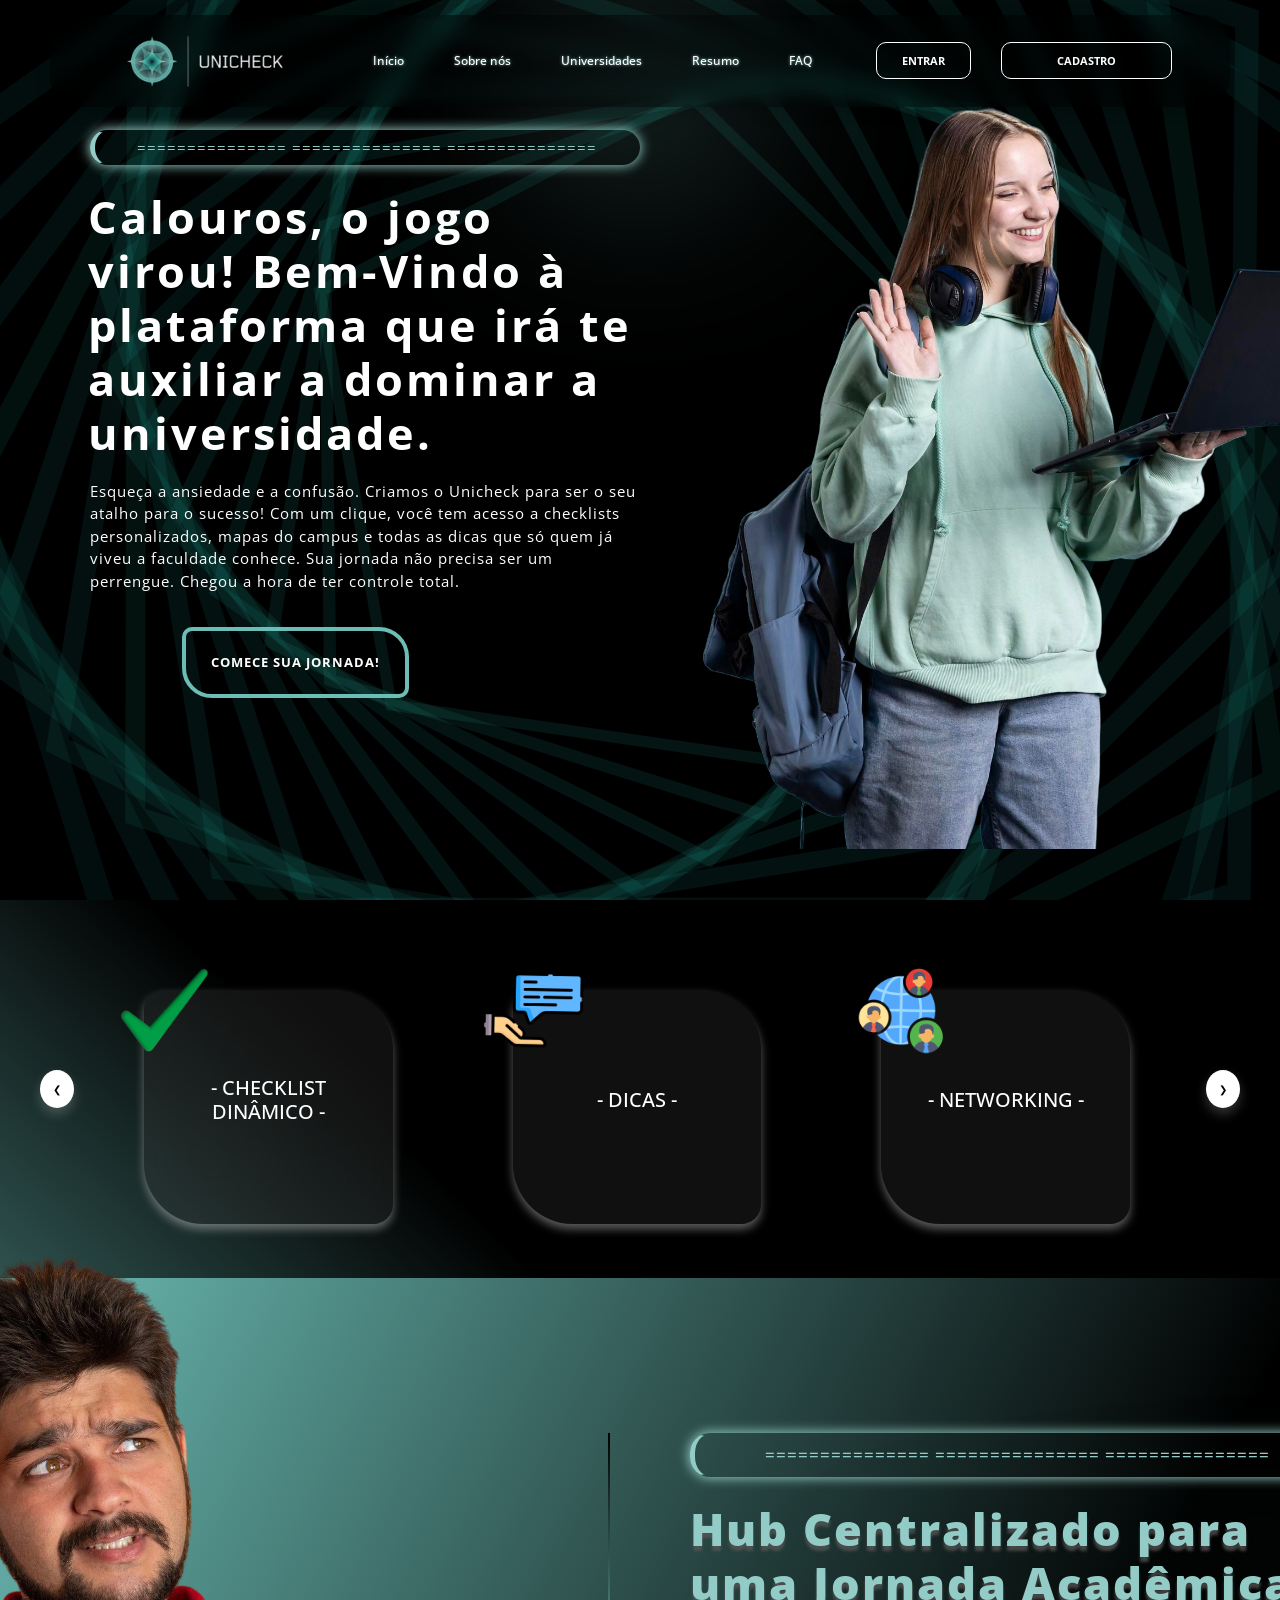
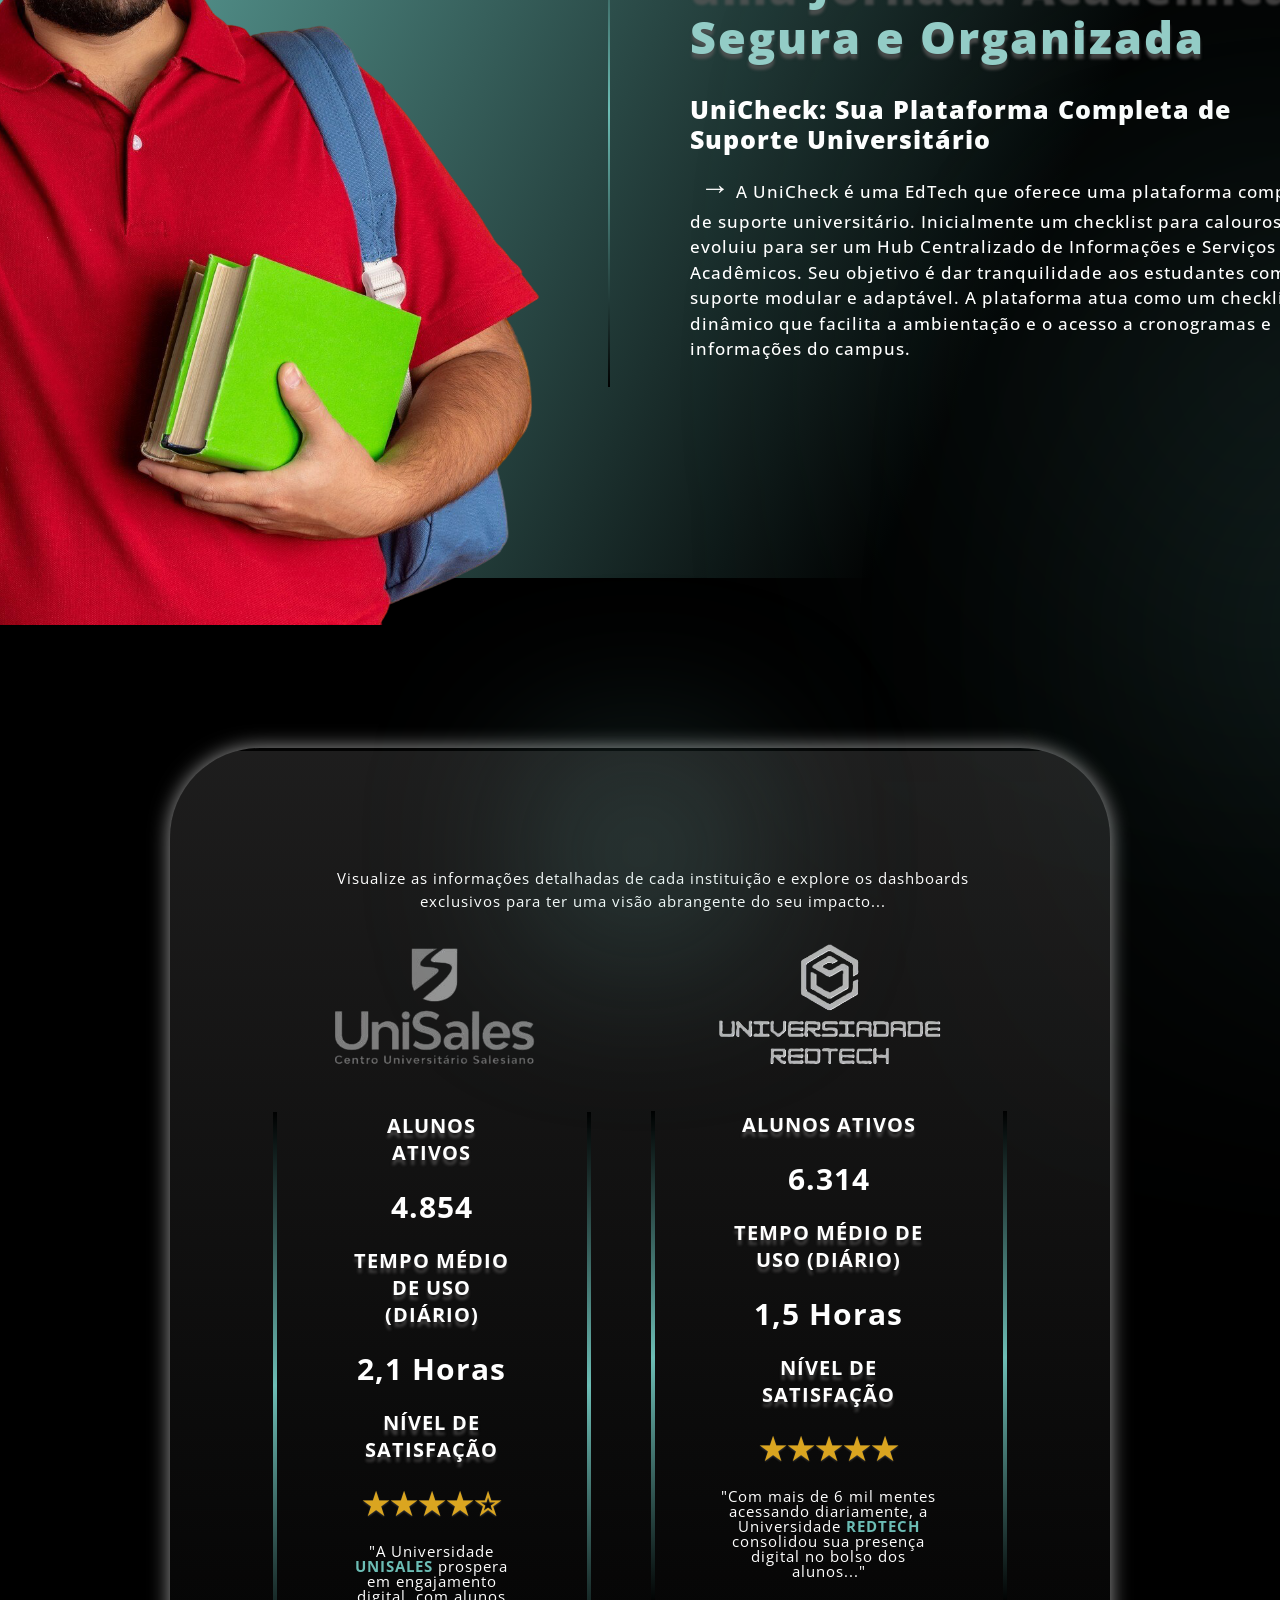
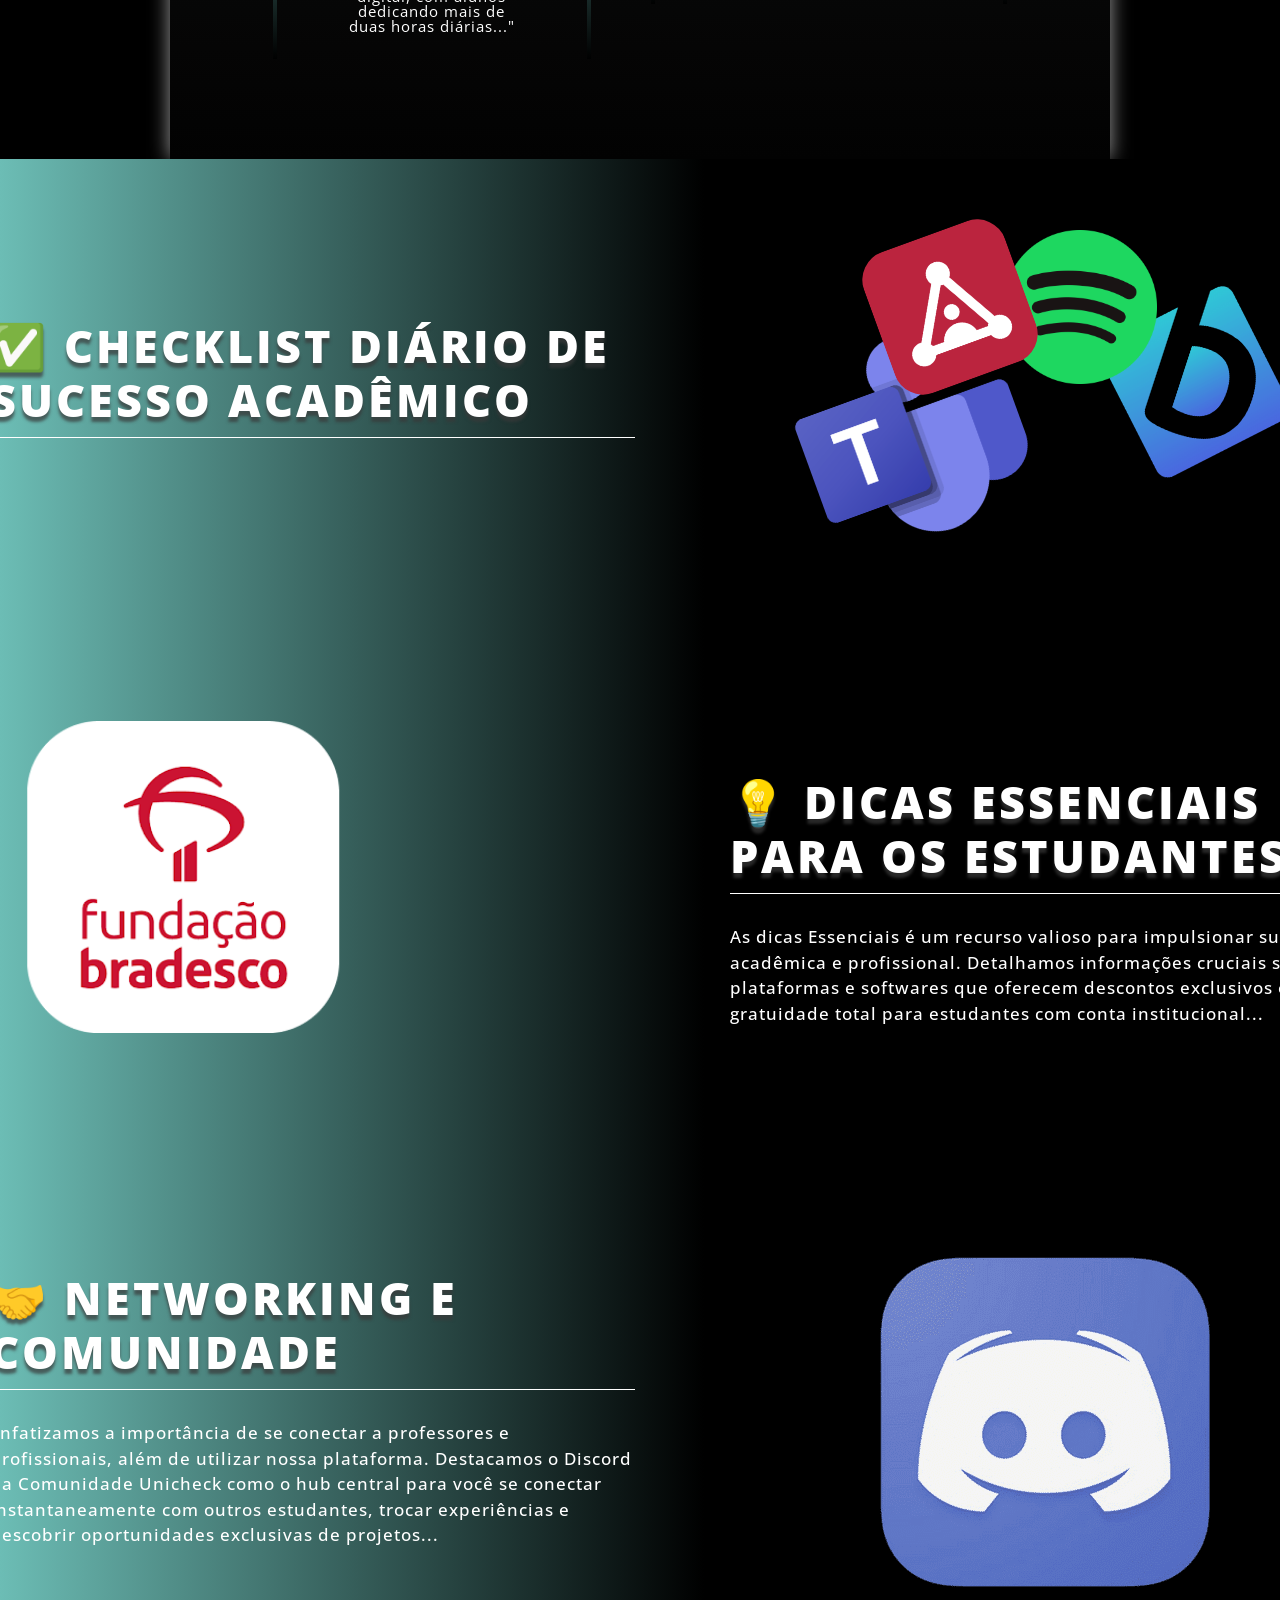
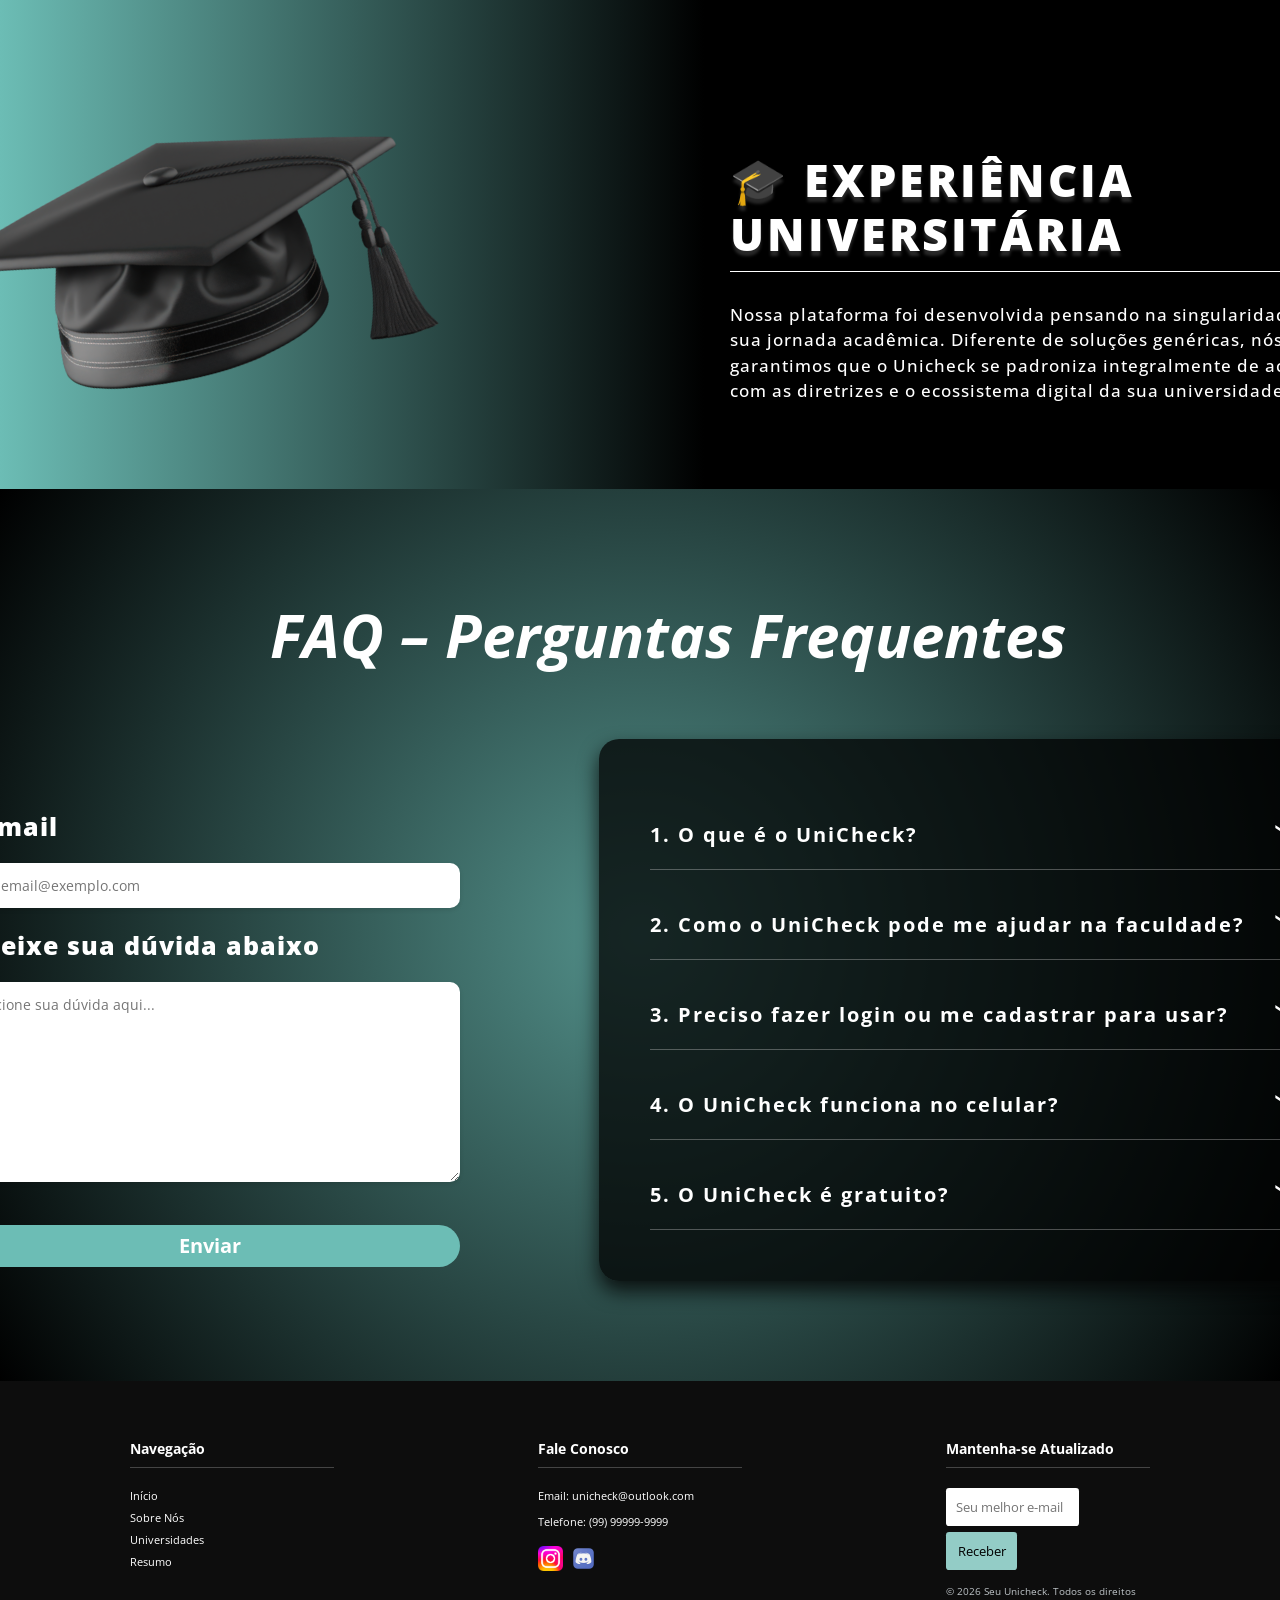
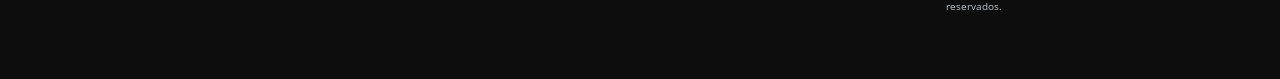
<file: index.html>
<!DOCTYPE html>
<html lang="pt-br">

<head>
    <meta charset="UTF-8">
    <meta name="viewport" content="width=device-width, initial-scale=1.0">
    <title>My Unicheck - Plataforma de Suporte Universitário</title>

    <link rel="preconnect" href="https://fonts.googleapis.com">
    <link rel="preconnect" href="https://fonts.gstatic.com" crossorigin>
    <link href="https://fonts.googleapis.com/css2?family=Open+Sans:ital,wght@0,300..800;1,300..800&display=swap"
    rel="stylesheet">
    
    <link rel="stylesheet" href="/css/main.css">
    <link rel="stylesheet" href="/css/inicio.css">
    <link rel="stylesheet" href="/css/carousel.css">
    <link rel="stylesheet" href="css/sobre.css">
    <link rel="stylesheet" href="css/universidade.css">
    <link rel="stylesheet" href="/css/resumo.css">
    <link rel="stylesheet" href="/css/faq.css">
    <link rel="stylesheet" href="/css/footer.css">
</head>


<body>

    <header class="main-header">
        <div class="menu main-content">
            <div class="menu-content">
                <a href="#inicio" title="Voltar para a página inicial">
                    <img src="/img/logo.foto.png" alt="Logo UniCheck" style="width: 20rem;">
                </a>

                <nav class="nav-links" aria-label="Navegação Principal do Site">
                    <ul>
                        <li><a href="#inicio">Início</a></li>
                        <li><a href="#sobre">Sobre nós</a></li>
                        <li><a href="#universidade">Universidades</a></li>
                        <li><a href="#resumo">Resumo</a></li>
                        <li><a href="#faq">FAQ</a></li>
                    </ul>
                </nav>

                <div class="nav-buttons">
                    <ul>
                        <li class="unico"><a href="/login_cadastro.html">Entrar</a></li>
                        <li><a href="/login_cadastro.html">Cadastro</a></li>
                    </ul>
                </div>
            </div>
        </div>
    </header>


    <section id="inicio" class="intro main-bg section">
        <div class="main-content intro-content">
            <div class="intro-text-content">
                <p id="linha"> =============== =============== =============== </p>
                
                <h2>Calouros, o jogo virou! Bem-Vindo à plataforma que irá te auxiliar a dominar a universidade.</h2>

                <p>Esqueça a ansiedade e a confusão. Criamos o Unicheck para ser o seu atalho para o sucesso! Com um clique, você
                    tem acesso a checklists personalizados, mapas do campus e todas as dicas que só quem já viveu a faculdade
                    conhece. Sua jornada não precisa ser um perrengue. Chegou a hora de ter controle total.</p>
            </div>

            <div class="intro-img">
                <img src="/img/fundo.inicio.png" alt="Jovem segurando notebook, representando o sucesso acadêmico.">
            </div>

            <button class="botao">
                <span></span>
                <span></span>
                <span></span>
                <span></span>
                <p><a href="#cadastro">Comece sua jornada!</a></p>
            </button>
        </div>
    </section>


    <div class="carousel-wrapper">
        <div class="blur-bg1"></div>
        <section class="carousel-grid-section section2 main-content" aria-label="Principais Recursos da Plataforma">

            <div class="carousel-grid-container">
                <div class="carousel-card">
                    <div class="card-content">
                        <h3>- Checklist Dinâmico -</h3>
                        <p>O checklist do Unicheck auxilia os alunos nas demandas acadêmicas ao fornecer um passo a passo organizado
                            para o uso da plataforma...</p>
                    </div>
                    <img src="/img/check.png" alt="Ícone de check mark." class="img-card">
                </div>

                <div class="carousel-card">
                    <div class="card-content">
                        <h3> - Dicas - </h3>
                        <p>O UniCheck oferece dicas estratégicas focadas em aprimoramento contínuo, indicando os melhores cursos e
                            plataformas gratuitas para universitários...</p>
                    </div>
                    <img src="/img/conselho.png" alt="Ícone de lâmpada e conselho." class="img-card">
                </div>
                
                <div class="carousel-card">
                    <div class="card-content">
                        <h3>- Networking -</h3>
                        <p>O UniCheck oferece uma Comunidade no Discord para acolher todos os alunos, criando um espaço seguro...</p>
                    </div>
                    <img src="/img/conexao-global.png" alt="Ícone de conexão global/rede." class="img-card">
                </div>

                <div class="carousel-card">
                    <div class="card-content">
                        <h3> - Cursos - </h3>
                        <p>O UniCheck te apoia com cursos e trilhas de aprendizado de alta qualidade, indicando as melhores
                            plataformas externas gratuitas...</p>
                    </div>
                    <img src="/img/curso-online.png" alt="Ícone de curso online/certificado." class="img-card">
                </div>

                <div class="carousel-card">
                    <div class="card-content">
                        <h3>- Universidades - </h3>
                        <p>O UniCheck garante a adequação do seu trabalho, pois o funcionamento e os checklists variam para cada
                            instituição de ensino...</p>
                    </div>
                    <img src="/img/parabens.png" alt="Ícone de parabéns/sucesso." class="img-card">
                </div>
            </div>
        </section>

        <button class="card-button prev-button" aria-label="Slide anterior">&#10094;</button>
        <button class="card-button next-button" aria-label="Próximo slide">&#10095;</button>
    </div>


    <section id="sobre" class="main-black section">
        <div class="main-content intro-content2">
            <div class="blur-bg3"></div>
            <div class="blur-bg4"></div>

            <div class="intro-img2">
                <img src="/img/jovem-duvida.png" alt="Homem com expressão de dúvida, resolvido pela plataforma.">
            </div>

            <div class="intro-text-content2">
                <p id="linha2"> =============== =============== =============== </p>

                <h2>Hub Centralizado para uma Jornada Acadêmica Segura e Organizada</h2>
                <h3>UniCheck: Sua Plataforma Completa de Suporte Universitário</h3>

                <p><b id="icon">&rarr;</b> A UniCheck é uma EdTech que oferece uma plataforma completa de
                    suporte universitário.
                    Inicialmente um checklist para calouros, evoluiu para ser um Hub Centralizado de Informações e Serviços
                    Acadêmicos.
                    Seu objetivo é dar tranquilidade aos estudantes com um suporte modular e adaptável.
                    A plataforma atua como um checklist dinâmico que facilita a ambientação e o acesso a cronogramas e informações
                    do campus.
                </p>

            </div>

            <a href="#resumo" class="botao2">
                <span></span>
                <span></span>
                <span></span>
                <span></span>
                <p>Venha ver mais sobre...</p>
            </a>

        </div>
    </section>


    <section id="universidade" class="faculdade-bg section">
        <div class="main-faculdade main-content"> <div class="blur-bg5"></div>

            <div class="info-box">
                <h2>Acesse a rede completa de universidades onde o Unicheck atua.</h2>
                <p>Visualize as informações detalhadas de cada
                    instituição e explore os dashboards exclusivos para ter uma visão abrangente do seu impacto...</p>
            </div>

            <div class="img-box">
                <ul class="imagens-li">
                    <li class="img1">
                        <img src="/img/unisales.logo-removebg-preview.png" alt="Logo da Universidade Unisales">
                        <div class="border">
                            <h5>Alunos ativos</h5>
                            <h6><b class="alunos-contador">4.850</b></h6>
                            <h5>Tempo Médio de Uso (Diário)</h5>
                            <h6><b>2,1 Horas</b></h6>
                            <h5>Nível de Satisfação</h5>
                            <h6><b style="color:goldenrod; text-shadow: 0 0.05rem 0.1875rem rgba(119, 117, 117, 0.451);">&#9733;&#9733;&#9733;&#9733;&#9734;</b></h6>

                            <p>"A Universidade <b style="color: var(--secundary-color);">UNISALES</b> prospera em engajamento digital,
                                com alunos dedicando mais de duas horas diárias..."</p>
                        </div>
                    </li>

                    <li class="img-2">
                        <img src="img/logo.aleatoria2.png" alt="Logo da Universidade Radtech">
                        <div class="border2">
                            <h5>Alunos ativos</h5>
                            <h6><b class="alunos-contador">6.310</b></h6>
                            <h5>Tempo Médio de Uso (Diário)</h5>
                            <h6><b>1,5 Horas</b></h6>
                            <h5>Nível de Satisfação</h5>
                            <h6><b style="color:goldenrod; text-shadow: 0 0.05rem 0.1875rem rgba(119, 117, 117, 0.451);">&#9733;&#9733;&#9733;&#9733;&#9733;</b></h6>

                            <p>"Com mais de 6 mil mentes acessando diariamente, a Universidade <b
                                    style="color: var(--secundary-color);">REDTECH</b> consolidou
                                sua presença digital no bolso dos alunos..."</p>
                        </div>
                    </li>

                </ul>
            </div>
        </div>
    </section>


    <section id="resumo" class="section-resumo section">
        <div class="main-content resumo-content">
            <div class="resumo-text-content">
                <h2 style="margin-left: -10rem;">✅ Checklist Diário de Sucesso Acadêmico</h2>

                <p>O Checklist Diário é a sua ferramenta essencial para navegar com sucesso pelo ambiente universitário. Ele
                    oferece um resumo breve e prático, guiando você através do passo a passo das suas obrigações acadêmicas e do
                    uso das plataformas digitais que você irá utilizar...</p>
            </div>

            <div class="resumo-img">
                <img id="img1" src="/img/bibliotecaV.png" alt="Logo da Biblioteca Virtual">
                <img id="img2" src="/img/spotify.png" alt="Logo do Spotify">
                <img id="img3" src="/img/outlook.png" alt="Logo do Outlook">
                <img id="img4" src="/img/MicrosoftT.png" alt="Logo do Microsoft Teams">
                <img id="img5" src="/img/platafromaA.png" alt="Logo da Plataforma A">
            </div>

        </div>
    </section>

    <section class="section-resumo section">
        <div class="main-content resumo-content2">
            <div class="resumo-img2">
                <img src="/img/fundação-bradesco.png" alt="Logo da Fundação Bradesco">
            </div>

            <div class="resumo-text-content2">
                <h2>💡 Dicas Essenciais para os Estudantes</h2>

                <p>As dicas Essenciais é um recurso valioso para impulsionar sua vida acadêmica e profissional. Detalhamos
                    informações cruciais sobre plataformas e softwares que oferecem descontos exclusivos ou gratuidade total para
                    estudantes com conta institucional...</p>

            </div>
        </div>
    </section>

    <section class="section-resumo section">
        <div class="main-content resumo-content">
            <div class="resumo-text-content">
                <h2 style="margin-left: -10rem;">🤝 Networking e Comunidade</h2>

                <p>Enfatizamos a importância de se conectar a professores e profissionais, além de utilizar nossa plataforma.
                    Destacamos o Discord da Comunidade Unicheck como o hub central para você se conectar instantaneamente com
                    outros estudantes, trocar experiências e descobrir oportunidades exclusivas de projetos...</p>
            </div>

            <div class="resumo-img">
                <a href="https://discord.gg/uUURjuhQ" target="_blank" title="Acesse a Comunidade UniCheck no Discord">
                    <img id="img-discord" src="/img/Discord-logo.png" alt="Logo do Discord.">
                </a>
            </div>

        </div>
    </section>

    <section class="section-resumo section">
        <div class="main-content resumo-content2">
            <div class="resumo-img2">
                <img id="chapeu-universidade" src="/img/chapeu-univerdidade.webp" alt="Chapéu de formatura em cima de livros.">
            </div>

            <div class="resumo-text-content2">
                <h2>🎓 Experiência Universitária</h2>

                <p>Nossa plataforma foi desenvolvida pensando na singularidade da sua jornada acadêmica. Diferente de soluções
                    genéricas, nós garantimos que o Unicheck se padroniza integralmente de acordo com as diretrizes e o
                    ecossistema digital da sua universidade...</p>
            </div>
        </div>
    </section>


    <section id="faq" class="section-faq section">
        <div class="main-content-faq main-content"> <div class="blur-bg5"></div>

            <div class="faq-left">
                <h2>FAQ – Perguntas Frequentes</h2>
                <form class="formulario-faq">
                    <div class="email-faq">
                        <label for="email">♦ Email</label> <input type="email" id="email" name="email-usuario" placeholder="seu.email@exemplo.com" required>
                    </div>

                    <div class="text-duvida">
                        <label for="duvidas">♦ Deixe sua dúvida abaixo</label>
                        <textarea name="texto-duvida" id="duvidas" placeholder="Adicione sua dúvida aqui..." required></textarea>
                    </div>

                    <div class="button-enviar">
                        <input type="submit" value="Enviar">
                    </div>
                </form>
            </div>

            <div class="faq-right" role="tablist">
                
                <div class="faq-item">
                    <button class="faq-question" type="button" aria-expanded="false" aria-controls="answer-1" id="question-1">
                        <h6>1. O que é o UniCheck?</h6>
                        <span class="arrow" aria-hidden="true">❯</span>
                    </button>
                    <div class="faq-answer" id="answer-1" role="region" aria-labelledby="question-1">
                        <p>O UniCheck é uma plataforma interativa que ajuda calouros universitários a se organizarem
                            nos primeiros passos da vida acadêmica. Funciona como um checklist gamificado com tarefas
                            essenciais, dicas úteis e até um mascote que te acompanha na jornada!</p>
                    </div>
                </div>

                <div class="faq-item">
                    <button class="faq-question" type="button" aria-expanded="false" aria-controls="answer-2" id="question-2">
                        <h6>2. Como o UniCheck pode me ajudar na faculdade?</h6>
                        <span class="arrow" aria-hidden="true">❯</span>
                    </button>
                    <div class="faq-answer" id="answer-2" role="region" aria-labelledby="question-2">
                        <p>Ele oferece um guia passo a passo com tarefas como matrícula, emissão de documentos, integração ao
                            ambiente virtual e muito mais. Cada tarefa concluída rende pontos e ajuda você a avançar no seu progresso
                            universitário.</p>
                    </div>
                </div>

                <div class="faq-item">
                    <button class="faq-question" type="button" aria-expanded="false" aria-controls="answer-3" id="question-3">
                        <h6>3. Preciso fazer login ou me cadastrar para usar?</h6>
                        <span class="arrow" aria-hidden="true">❯</span>
                    </button>
                    <div class="faq-answer" id="answer-3" role="region" aria-labelledby="question-3">
                        <p>Sim! O cadastro é rápido e gratuito — ele permite que você salve seu progresso e acompanhe
                            suas conquistas.</p>
                    </div>
                </div>
                
                <div class="faq-item">
                    <button class="faq-question" type="button" aria-expanded="false" aria-controls="answer-4" id="question-4">
                        <h6>4. O UniCheck funciona no celular?</h6>
                        <span class="arrow" aria-hidden="true">❯</span>
                    </button>
                    <div class="faq-answer" id="answer-4" role="region" aria-labelledby="question-4">
                        <p>Sim, o UniCheck é totalmente responsivo e funciona tanto no celular quanto no computador.</p>
                    </div>
                </div>
                
                <div class="faq-item">
                    <button class="faq-question" type="button" aria-expanded="false" aria-controls="answer-5" id="question-5">
                        <h6>5. O UniCheck é gratuito?</h6>
                        <span class="arrow" aria-hidden="true">❯</span>
                    </button>
                    <div class="faq-answer" id="answer-5" role="region" aria-labelledby="question-5">
                        <p>Sim! Todo o conteúdo e as ferramentas básicas são gratuitas, e você pode usar sem limitações.</p>
                    </div>
                </div>

            </div>
        </div>
    </section>

    <footer class="site-footer">
        <div class="container">
            
            <div class="footer-col navegacao">
                <h4>Navegação</h4>
                <ul>
                    <li><a href="#inicio">Início</a></li>
                    <li><a href="#sobre">Sobre Nós</a></li>
                    <li><a href="#universidade">Universidades</a></li>
                    <li><a href="#resumo">Resumo</a></li>
                </ul>
            </div>

            <div class="footer-col contato">
                <h4>Fale Conosco</h4>
                <p>Email: <a href="mailto:unicheck@outlook.com">unicheck@outlook.com</a></p>
                <p>Telefone: (99) 99999-9999</p>
                
                <div class="redes-sociais">
                    <a href="#" class="social-icon instagram" title="Nos siga no Instagram">
                        <img src="/img/Instagram_logo.webp" alt="Logo do Instagram">
                    </a> 
                    <a href="https://discord.gg/uUURjuhQ" class="social-icon discord" target="_blank" title="Acesse a Comunidade no Discord">
                        <img src="img/Discord-logo.png" alt="Logo do Discord">
                    </a>
                </div>
            </div>

            <div class="footer-col legal">
                <h4>Mantenha-se Atualizado</h4>
                <form action="#" method="POST" class="newsletter-form">
                    <input type="email" placeholder="Seu melhor e-mail" required aria-label="E-mail para newsletter">
                    <button type="submit">Receber</button>
                </form>
                
                <p class="copyright">
                    &copy; <span id="current-year"></span> Seu Unicheck. Todos os direitos reservados.
                </p>
            </div>

        </div>
    </footer>


    <script>
        // Script simples para garantir que o ano do copyright esteja sempre atualizado
        document.getElementById('current-year').textContent = new Date().getFullYear();
    </script>
    <script src="/js/script.js"></script>


</body>

</html>
</file>
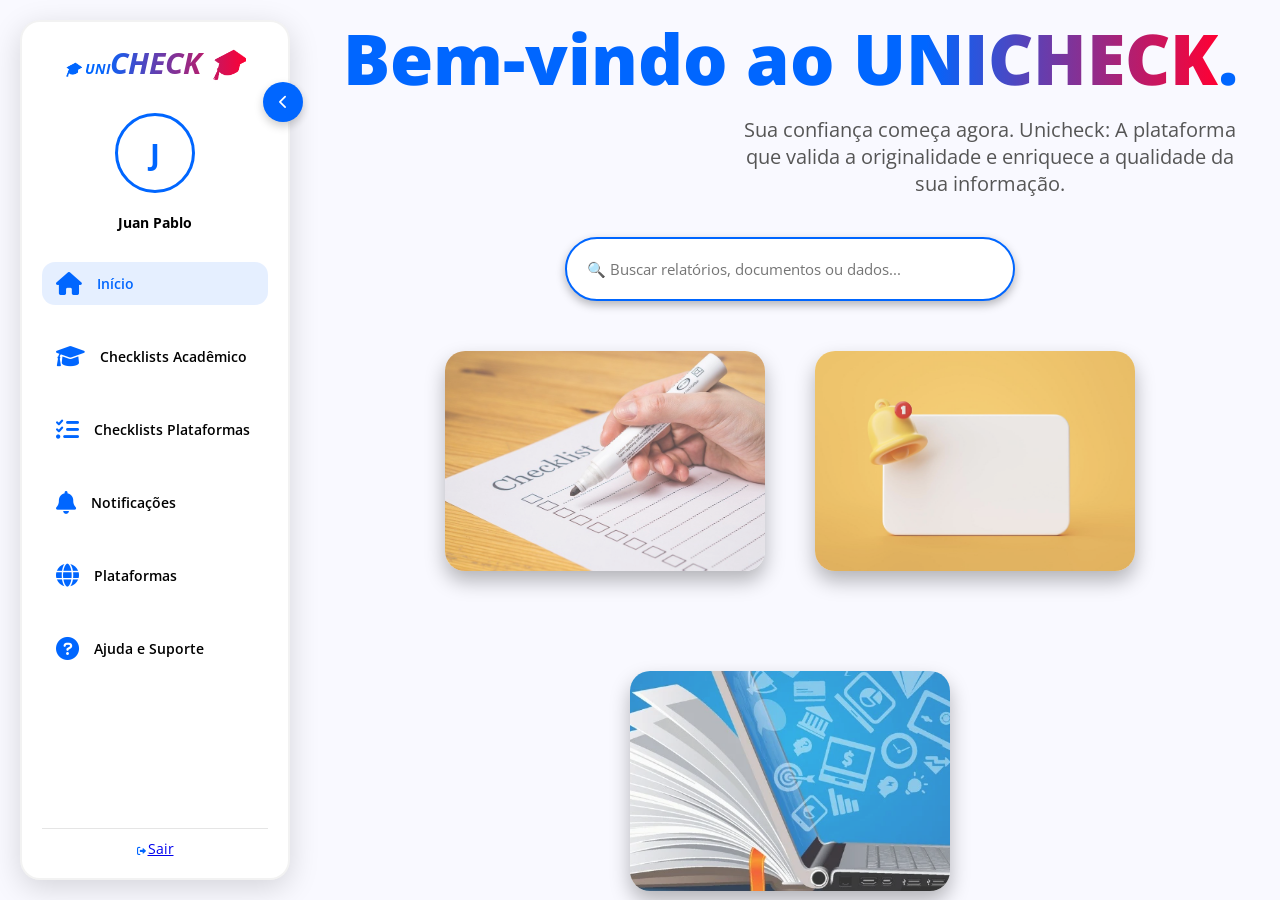
<file: Interno.html>
<!DOCTYPE html>
<html lang="pt-BR">

<head>
    <meta charset="UTF-8">
    <meta name="viewport" content="width=device-width, initial-scale=1.0">
    <title>Unicheck Unisales</title>
    <link rel="preconnect" href="https://fonts.googleapis.com">
    <link rel="preconnect" href="https://fonts.gstatic.com" crossorigin>
    <link
        href="https://fonts.googleapis.com/css2?family=Open+Sans:ital,wght@0,300..800;1,300..800;1,300..800&display=swap"
        rel="stylesheet">
    <link rel="stylesheet" href="https://cdnjs.cloudflare.com/ajax/libs/font-awesome/6.0.0-beta3/css/all.min.css">

    <link rel="stylesheet" href="/CSS_interno/inicio.css">
    <link rel="stylesheet" href="/CSS_interno/checklist.css">
    <link rel="stylesheet" href="/CSS_interno/checklistP.css">
    <link rel="stylesheet" href="/CSS_interno/TOTVS.css">
    <link rel="stylesheet" href="/CSS_interno/notificação.css">
    <link rel="stylesheet" href="/CSS_interno/Plataforma.css">
    <link rel="stylesheet" href="/CSS_interno/ajuda.css">
</head>

<body>

    <div id="sidebar">
        <button id="toggleSidebar" class="toggle-btn">
            <i class="fas fa-chevron-left"></i>
        </button>

        <h2><span class="label">🎓 UNI</span>CHECK 🎓</h2>

        <div class="user-profile">
            <div class="avatar">J</div>
            <span class="label username">Juan Pablo</span>
        </div>

        <div class="carousel">
            <div class="carousel-item active" data-target="inicio-section">
                <i class="top fas fa-house"></i>
                <span class="label">Início</span>
            </div>
            <div class="carousel-item" data-target="academico-section">
                <i class="fas fa-graduation-cap"></i>
                <span class="label">Checklists Acadêmico</span>
            </div>
            <div class="carousel-item" data-target="plataformas-checklist-section">
                <i class="fas fa-list-check"></i>
                <span class="label">Checklists Plataformas</span>
            </div>
            <div class="carousel-item" data-target="notificacoes-section">
                <i class="fas fa-bell"></i>
                <span class="label">Notificações</span>
            </div>
            <div class="carousel-item" data-target="plataformas-recursos-section">
                <i class="fas fa-globe"></i>
                <span class="label">Plataformas</span>
            </div>
            <div class="carousel-item" data-target="ajuda-section">
                <i class="fas fa-circle-question"></i>
                <span class="label">Ajuda e Suporte</span>
            </div>
        </div>

        <div class="scroll-indicator">
            <i class="fas fa-sign-out-alt"></i>
            <a href="/index.html"><span class="label">Sair</span></a>
        </div>
    </div>

    <div class="main-content">
        <section id="inicio-section" class="content-section active">
            <div class="welcome-section">
                <h1>Bem-vindo ao <span>UNICHECK</span>.</h1>
                <p>Sua confiança começa agora. Unicheck: A plataforma que valida a originalidade e enriquece a qualidade
                    da sua informação.</p>
            </div>

            <div class="search-container">
                <input type="text" placeholder="🔍 Buscar relatórios, documentos ou dados...">
            </div>

            <section class="cards-container mt-10">
                <div class="card card1">
                    <div class="card-text">
                        <h3>Checklists dinâmicos</h3>
                        <p>Aprenda se divertindo com nossos checklists e tenha uma rotina mais saudável e descontraída.
                        </p>
                    </div>
                </div>
                <div class="card card2">
                    <div class="card-text">
                        <h3>Notificações</h3>
                        <p>Fique de olho em eventos, alertas e muito mais. O UniCheck te avisa sobre tudo no ambiente
                            acadêmico.</p>
                    </div>
                </div>
                <div class="card card3">
                    <div class="card-text">
                        <h3>Plataformas</h3>
                        <p>Saiba sobre as plataformas que você estudante tem desconto e gratuidade, além de IAs
                            gratuitas.</p>
                    </div>
                </div>
            </section>
        </section>



        <section id="academico-section" class="content-section">
            <h1 class="titulo-fase">Bem Vindo ao Checklists Acadêmicos</h1>

            <div class="fase-container">
                <div class="fase-card ativo" data-target="totvs-checklist-section">
                    <img src="/img/TOTVS.jpg" alt="Fase 1">
                    <div class="fase-info" id="fase1">
                        <h2>Fase 1 - Portal Acadêmico TOTVS</h2>
                        <p>Primeiros passos do ambiente virtual da Unisales, Aqui você verá sobre TOTVS, seu portal do
                            aluno, onde tem suas notas e informações.</p><br><br>
                        <div class="progresso">
                            <div class="barra" style="width: 40%;"><b>40%</b></div>
                        </div>
                        <span class="num-fase">1</span>
                    </div>
                </div>

                <div class="fase-card bloqueada">
                    <img src="/img/outlook.png" alt="Fase 2" id="logo-outlook">
                    <div class="lock-overlay"><i class="fas fa-lock "></i></div>
                    <div class="fase-info">
                        <h2>Fase 2 - Email Acadêmico</h2>
                        <p>Aqui nesse passo você verá como criar seu Email estudantíl, que você poderá usar para
                            conseguir plataformas com desconto ou gratuidade. Além de precisar dele para entrar em
                            platafromas da universidade da Unisales........</p><br>
                        <div class="progresso">
                            <div class="barra" style="width: 0%;"></div>
                        </div>
                        <span class="num-fase">2</span>
                    </div>
                </div>

                <div class="fase-card bloqueada">
                    <img src="/img/platafromaA.png" alt="Fase 3">]
                    <div class="lock-overlay"><i class="fas fa-lock "></i></div>
                    <div class="fase-info" id="fase 3">
                        <h2>Fase 3 - Plataforma AVA</h2>
                        <p>Platafroma onde voce verá seus progresso de aulas na Unisales, alem de ver nota e poder falar
                            com os professores</p><br><br><br><br>
                        <div class="progresso">
                            <div class="barra" style="width: 0%;"></div>
                        </div>
                        <span class="num-fase">3</span>
                    </div>
                </div>

                <div class="fase-card bloqueada">
                    <img src="/img/bibliotecaV.png" alt="Fase 4">
                    <div class="lock-overlay"><i class="fas fa-lock "></i></div>
                    <div class="fase-info">
                        <h2>Fase 4 - Biblioteca Virtual</h2>
                        <p>aqui você aluno poderá usar a biblioteca virtual da sua universidade, e te ensinamos passo a
                            passso de como usar.</p><br><br><br><br>
                        <div class="progresso">
                            <div class="barra" style="width: 0%;"></div>
                        </div>
                        <span class="num-fase">4</span>
                    </div>
                </div>

                <div class="fase-card bloqueada">
                    <img src="/img/platafromaa+.jpeg" alt="Fase 5">
                    <div class="lock-overlay"><i class="fas fa-lock "></i></div>
                    <div class="fase-info">
                        <h2>Fase 5 - Platafroma A+</h2>
                        <p>Aqui te ensinaremos a como usar o APP da platafroma AVA, segue o passo a passo.</p>
                        <br><br><br><br><br>

                        <div class="progresso">
                            <div class="barra" style="width: 0%;"></div>
                        </div>
                        <span class="num-fase">5</span>
                    </div>
                </div>

                <div class="fase-card bloqueada">
                    <img src="/img/MicrosoftT.png" alt="Fase 6">
                    <div class="lock-overlay"><i class="fas fa-lock "></i></div>
                    <div class="fase-info">
                        <h2>Fase 6 - Mycrosoft TEAMS</h2>
                        <p>Aqui te ensinaremos passo a passo de como ter e usar sua Mycrosoft TEAMS, que serve para se
                            comunicar com professores.</p><br><br><br><br>
                        <div class="progresso">
                            <div class="barra" style="width: 0%;"></div>
                        </div>
                        <span class="num-fase">6</span>
                    </div>
                </div>

            </div>

        </section>

        <section id="totvs-checklist-section" class="content-section">
            <div class="step-by-step-checklist">

                <h2 class="checklist-titulo">Portal Acadêmico TOTVS: Guia Rápido</h2>
                <p class="checklist-descricao">Siga os passos abaixo para configurar seu primeiro acesso e começar a
                    usar o
                    portal acadêmico.</p>

                <div class="checklist-item concluido">
                    <div class="item-status">
                        <i class="fas fa-check-circle"></i>
                    </div>
                    <div class="item-content">
                        <h3>1. Localizar Credenciais</h3>
                        <p>Verifique o e-mail de boas-vindas da Unisales para encontrar seu **RA (Registro Acadêmico)**
                            e a
                            senha inicial de acesso ao sistema TOTVS.</p>
                        <div class="item-visual1">

                        </div>
                    </div>
                </div>

                <div class="checklist-item em-progresso">
                    <div class="item-status">
                        <i class="fas fa-dot-circle"></i>
                    </div>
                    <div class="item-content">
                        <h3>2. Acessar o Link do Portal</h3>
                        <p>Clique no link oficial:<a
                                href="https://inspetoriasao142819.rm.cloudtotvs.com.br/FrameHTML/Web/App/Edu/PortalEducacional/login/">https://inspetoriasao142819.rm.cloudtotvs.com.br/FrameHTML/Web/App/Edu/PortalEducacional/login/</a>
                            do Portal do Aluno TOTVS (ou digite-o no seu navegador). Use o RA como
                            login e a senha inicial fornecida.</p>
                        <div class="item-visual" style="width: 50%;">

                        </div>
                    </div>
                </div>

                <div class="checklist-item pendente">
                    <div class="item-status">
                        <i class="fas fa-circle"></i>
                    </div>
                    <div class="item-content">
                        <h3>3. Definir Nova Senha</h3>
                        <p>Por segurança, o sistema pedirá que você defina uma nova senha. Escolha uma senha forte com
                            letras, números e símbolos.</p>
                        <small>✅ Requisito: Mínimo 8 caracteres.</small>
                    </div>
                </div>

                <div class="checklist-item pendente">
                    <div class="item-status">
                        <i class="fas fa-circle"></i>
                    </div>
                    <div class="item-content">
                        <h3>4. Verificar Matrícula e Disciplinas</h3>
                        <p>Confirme se todas as suas informações pessoais, a grade curricular e as disciplinas do
                            semestre
                            estão exibidas corretamente no dashboard.</p>
                    </div>
                </div>

                <div class="checklist-footer">
                    <button class="btn-concluido">
                        <i class="fas fa-trophy"></i> Concluir Fase e Desbloquear Próxima!
                    </button>
                </div>
            </div>
        </section>












        <section id="plataformas-checklist-section" class="content-section">
            <h1 class="titulo-fase">Bem Vindo ao Checklists de Plataformas</h1>

            <div class="fase-container">
                <div class="fase-card ativo">
                    <img src="/img/spotify.png" alt="Fase 1">
                    <div class="fase-info" id="fase1">
                        <h2>Fase 1 - Spotify de estudande</h2>
                        <p>Descubra como pegar o spotify para universitários.</p><br><br><br><br><br>
                        <div class="progresso">
                            <div class="barra" style="width: 70%;"><b>80%</b></div>
                        </div>
                        <span class="num-fase">1</span>
                    </div>
                </div>

                <div class="fase-card ativo">
                    <img src="/img/perplexity.avif" alt="Fase 2" id="logo-outlook">
                    <div class="fase-info">
                        <h2>Fase 2 - IA Perplexity gratuito</h2>
                        <p>Ta esperando oque? Venha pegar seu Perplexity de graça.</p><br><br><br><br><br>
                        <div class="progresso">
                            <div class="barra" style="width: 0%;"></div>
                        </div>
                        <span class="num-fase">2</span>
                    </div>
                </div>

                <div class="fase-card ativo">
                    <img src="/img/gemini.png" alt="Fase 3">
                    <div class="fase-info">
                        <h2>Fase 3 - IA gemini gratuita</h2>
                        <p>Ta esperando oque? Venha pegar sua gemini de graça.</p><br><br><br><br><br>
                        <div class="progresso">
                            <div class="barra" style="width: 0%;"></div>
                        </div>
                        <span class="num-fase">3</span>
                    </div>
                </div>

                <div class="fase-card ativo">
                    <img src="/img/github.png" alt="Fase 4">
                    <div class="fase-info">
                        <h2>Fase 4 - Github para estudante</h2>
                        <p>Venha ter seu git hub de estudante.</p><br><br><br><br><br>
                        <div class="progresso">
                            <div class="barra" style="width: 0%;"></div>
                        </div>
                        <span class="num-fase">4</span>
                    </div>
                </div>

                <div class="fase-card ativo">
                    <img src="/img/figma.avif" alt="Fase 5">
                    <div class="fase-info">
                        <h2>Fase 5 - Figma para estudante</h2>
                        <p>Como adiquirir figama para estudante.</p>
                        <br><br><br><br><br>

                        <div class="progresso">
                            <div class="barra" style="width: 0%;"></div>
                        </div>
                        <span class="num-fase">5</span>
                    </div>
                </div>

            </div>

        </section>



        <section id="notificacoes-section" class="content-section">
            <h1 class="titulo-not">🔔 Suas Notificações e Alertas</h1>
            <p class="notificacoes-descricao">Fique por dentro de eventos, alertas acadêmicos e novidades da Unisales.
            </p>

            <div class="notifications-container">

                <div class="notification-card urgente">
                    <div class="notif-icon"><i class="fas fa-exclamation-triangle"></i></div>
                    <div class="notif-info">
                        <h3>Prazo Final: Envio de Atividades AV1</h3>
                        <p>O prazo para o envio das atividades de Avaliação 1 (AV1) se encerra em **48 horas**. Acesse a
                            Plataforma AVA imediatamente!</p>
                        <small>Publicado: 09/11/2025</small>
                    </div>
                    <a href="#" class="notif-action-btn">Ver Detalhes</a>
                </div>

                <div class="notification-card evento">
                    <div class="notif-icon"><i class="fas fa-calendar-alt"></i></div>
                    <div class="notif-info">
                        <h3>Semana Acadêmica de Inovação</h3>
                        <p>Participe de workshops e palestras com foco em IA e Empreendedorismo. Garanta seu certificado
                            de horas complementares!</p>
                        <small>Data: 20 a 24 de Novembro</small>
                    </div>
                    <a href="#" class="notif-action-btn">Inscrever-se</a>
                </div>

                <div class="notification-card destaque">
                    <div class="notif-icon"><i class="fas fa-rocket"></i></div>
                    <div class="notif-info">
                        <h3>🎉 NOVIDADE: Lançamento do UniDocs AI</h3>
                        <p>Uma nova plataforma de inteligência artificial para auxiliar na revisão de trabalhos
                            acadêmicos e referências ABNT. **Acesso gratuito para alunos!**</p>
                        <small>Disponível a partir de: 15/11/2025</small>
                    </div>
                    <a href="#" class="notif-action-btn primary-btn">Conhecer o UniDocs AI</a>
                </div>

                <div class="notification-card geral">
                    <div class="notif-icon"><i class="fas fa-info-circle"></i></div>
                    <div class="notif-info">
                        <h3>Aviso: Período de Recesso e Férias</h3>
                        <p>O calendário acadêmico de 2026 já está disponível no Portal TOTVS. Planeje suas férias!</p>
                        <small>Publicado: 01/11/2025</small>
                    </div>
                    <a href="#" class="notif-action-btn">Acessar Calendário</a>
                </div>

            </div>
        </section>



        <section id="plataformas-recursos-section" class="content-section">
            <h1 class="titulo-plat">🚀 Plataformas e Recursos Estudantis</h1>
            <p class="plataformas-descricao">Descubra ferramentas gratuitas ou com desconto para estudantes. Use seu
                e-mail acadêmico para desbloquear benefícios!</p>

            <div class="platforms-container">

                <a href="#" class="platform-item">
                    <div class="platform-circle">
                        <img src="/img/mycrosoft365.png" alt="Microsoft 365 Logo" style="width: 15rem;">
                    </div>
                    <span class="platform-name">Microsoft 365</span>
                </a>

                <a href="#" class="platform-item">
                    <div class="platform-circle">
                        <img src="/img/github.png" alt="GitHub Logo" style="width: 10rem;">
                    </div>
                    <span class="platform-name">GitHub Student</span>
                </a>

                <a href="#" class="platform-item">
                    <div class="platform-circle">
                        <img src="/img/canva.webp" alt="Canva Logo" style="border-radius: 50%; width: 20rem; ">
                    </div>
                    <span class="platform-name">Canva Pro</span>
                </a>

                <a href="#" class="platform-item">
                    <div class="platform-circle">
                        <img src="/img/spotify.png" alt="Spotify Logo">
                    </div>
                    <span class="platform-name">Spotify Premium</span>
                </a>

                <a href="#" class="platform-item">
                    <div class="platform-circle">
                        <img src="/img/MicrosoftT.png" alt="ChatGPT Logo">
                    </div>
                    <span class="platform-name">Mycrosoft TEAMS</span>
                </a>

                <a href="#" class="platform-item">
                    <div class="platform-circle">
                        <img src="/img/figma.avif" alt="Google Workspace Logo">
                    </div>
                    <span class="platform-name">Figma</span>
                </a>
            </div>
        </section>


        <section id="ajuda-section" class="content-section">
            <h1 class="titulo-ajuda">❓ Ajuda e Suporte</h1>
            <p class="plataformas-descricao">Encontre a resposta rápida que você precisa ou fale diretamente com a
                equipe de suporte acadêmico.</p>

            <div class="suporte-container">

                <div class="suporte-card info-card">
                    <i class="fas fa-comment-dots"></i>
                    <h3>Perguntas Frequentes (FAQ)</h3>
                    <p>Acesse nossa base de conhecimento para encontrar respostas imediatas sobre plataformas, matrícula
                        e prazos.</p>
                    <a href="#" class="suporte-btn">Acessar FAQ</a>
                </div>

                <div class="suporte-card info-card">
                    <i class="fas fa-headset"></i>
                    <h3>Fale com o Suporte</h3>
                    <p>Se precisar de ajuda especializada, entre em contato via chat online ou envie um e-mail para o
                        nosso time.</p>
                    <a href="mailto:suporte@unisales.edu.br" class="suporte-btn">Enviar E-mail</a>
                </div>

                <div class="suporte-card info-card">
                    <i class="fas fa-location-arrow"></i>
                    <h3>Horários e Localização</h3>
                    <p>Veja os horários de atendimento da secretaria, biblioteca e laboratórios no seu campus.</p>
                    <a href="#" class="suporte-btn">Ver Detalhes</a>
                </div>

            </div>
        </section>



    </div>

    <script src="/js/Usuario.js"></script>
</body>

</html>
</file>
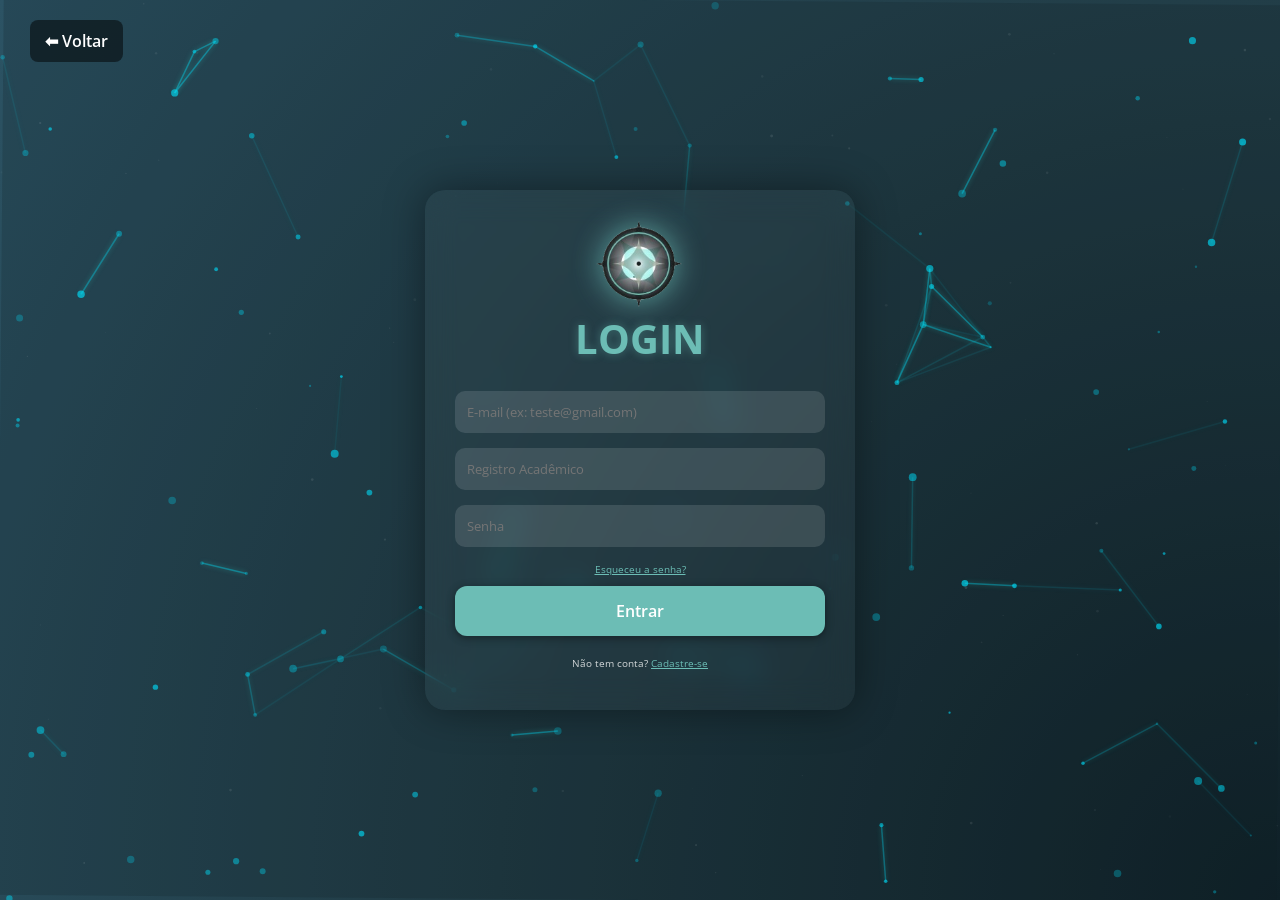
<file: login_cadastro.html>
<!DOCTYPE html>
<html lang="pt-br">
<head>
    <meta charset="UTF-8">
    <title>Unicheck - Login & Cadastro</title>
    <link rel="preconnect" href="https://fonts.googleapis.com">
    <link rel="preconnect" href="https://fonts.gstatic.com" crossorigin>
    <link href="https://fonts.googleapis.com/css2?family=Open+Sans:ital,wght@0,300..800;1,300..800&display=swap"
    rel="stylesheet">
    <link rel="stylesheet" href="/CSS_login/login_cadastro.css">
</head>
<body>

<canvas id="canvas"></canvas>

<a href="/index.html" class="back-btn-link"><button class="back-btn">⬅ Voltar</button></a>

<div class="container" id="cardContainer">
    <div class="card front" id="loginCard">
        <img src="/img/bola1.png" alt="Logo Unicheck" class="logo-unicheck">
        <h1 id="tituloLogin">LOGIN</h1>
        <input type="email" placeholder="E-mail (ex: teste@gmail.com)" id="loginEmail" required>
        <input type="text" placeholder="Registro Acadêmico" id="matriculasenha" required>
        <input type="password" placeholder="Senha" id="loginSenha" required>
        <div class="switch-senha"><span onclick="flipCard()">Esqueceu a senha?</span></div>
        <button onclick="fazerLogin()">Entrar</button>
        <div class="switch">Não tem conta? <span onclick="flipCard()">Cadastre-se</span></div>
    </div>

    <div class="card back" id="cadastroCard">
        <h1 id="tituloCadastro">CADASTRO</h1>
        <input type="text" placeholder="Nome completo" id="nomeCadastro" required>
        <input type="email" placeholder="E-mail" id="emailCadastro" required>
        <input type="date" id="nascimentoCadastro" required>
        <input type="text" placeholder="Registro Acadêmico" id="matriculaCadastro" required>
        <input type="password" placeholder="Crie uma senha" id="senhaCadastro" required>
        <div id="strength" class="strength"></div>
        <button onclick="registrar()">Cadastrar</button>
        <div class="switch">Já tem conta? <span onclick="flipCard()">Login</span></div>
    </div>
</div>

<div id="toast" class="toast"></div>

<script src="/js/login.js"></script>
</body>
</html>
</file>
<file: css/main.css>
:root {
    --white-color: white;
    --gap: 5rem;
    --primary-color: black;
    --secundary-color: #6CBDB5;
    --terciary-color: #93CCC6;
}

/* Base */
html {
    font-size: 62.5%;
    scroll-behavior: smooth;
}

* {
    margin: 0;
    padding: 0;
    box-sizing: border-box;
    font-family: 'Open Sans', sans-serif;
}


a {
    text-decoration: none;
}

p {
    margin-bottom: 2.5rem;
    line-height: 1.5;

}

/* Headings */
h1 {
    font-size: 6rem;
    text-transform: uppercase;
}

h2 {
    font-size: 4.5rem;
    margin-bottom: 3rem;
    line-height: 1.2;
}

h3 {
    font-size: 2.5rem;
    line-height: 1.2;

}

h4 {
    font-size: 2.8rem;
    line-height: 1.2;

}

h5 {
    font-size: 2rem;
}

h6 {
    font-size: 1.7rem;
}

/* Layout Helpers */
.main-content {
    max-width: 120rem;
    margin: 0 auto;
    padding: 10rem var(--gap);
}

.white-bg {
    background: var(--white-color);
}


.section {
    min-height: 100vh;
}

.section2 {
    max-width: 100%;
    height: 42vh;
}

.main-bg {
    padding-top: 5rem;
    background-image: url('../img/main.bg.svg');
    background-size: cover;
    background-position: center center;
    background-repeat: no-repeat;
    min-height: 100vh;
}

.main-black {
    min-height: 100vh;
    padding: 0;
    position: relative;
    width: 100%;
    background: linear-gradient(-244deg,
            var(--secundary-color),
            var(--primary-color),
            var(--primary-color));
    background-size: 110% 280%;
    animation: gradientShift 7s ease infinite;
}

@keyframes gradientShift {
    100% {
        background-position: 0% 50%;
    }

    50% {
        background-position: 100% 50%;
    }

    0% {
        background-position: 0% 50%;
    }
}

.section-resumo {
    min-height: 50vh;
    padding: 0;
    position: relative;
    width: 100%;
    background: linear-gradient(-90deg,
            var(--primary-color)45%,
            var(--secundary-color));

}





.menu {
    position: fixed;
    top: 0;
    left: 0;
    right: 0;
    max-width: 100%;
    z-index: 10000000000;
    margin: 1.5rem 5rem;
    padding: 0.1rem 5rem;
    background-color: rgba(0, 0, 0, 0.4);
    backdrop-filter: blur(1rem);
    -webkit-backdrop-filter: blur(1rem);
    border-radius: 3rem;
    box-shadow: 0 0.4rem 1.5rem rgba(0, 0, 0, 0.2);
    transition: all 0.5s ease-out;
}

.menu-content {
    display: flex;
    justify-content: space-between;
    align-items: center;
    gap: 1.5rem;
    margin: 0.8rem;
}

/* Nav Links */
.nav-links ul {
    display: flex;
    gap: var(--gap);
    list-style: none;
    margin: 0;
    padding: 0;
}

.nav-links li a {
    position: relative;
    font-size: 1.2rem;
    font-weight: 500;
    text-align: center;
    color: var(--white-color);
    padding-bottom: 0.5rem;
    text-decoration: none;
    text-shadow: 0 0 0.3rem var(--terciary-color);
    transition:
        color 0.3s ease-in-out,
        text-shadow 0.5s ease-in-out,
        transform 0.5s ease-out;
}

.nav-links ul li a::after {
    content: '';
    position: absolute;
    left: 50%;
    bottom: 0;
    width: 0%;
    height: 0.25rem;
    background-color: var(--terciary-color);
    transform: translateX(-50%);
    transition: width 0.5s cubic-bezier(0.23, 1, 0.32, 1);
}

.nav-links li a:hover {
    color: var(--terciary-color);
    text-shadow: 0 0 3rem var(--terciary-color);
    transform: translateY(-0.2rem);
}

.nav-links ul li a:hover::after {
    width: 100%;
}

/* Nav Buttons */
.nav-buttons ul {
    display: flex;
    gap: 3rem;
    list-style: none;
    margin: 0;
    padding: 0;
}

.nav-buttons li a {
    text-transform: uppercase;
    position: relative;
    font-size: 1.1rem;
    font-weight: 700;
    text-align: center;
    padding: 1rem 5.5rem;
    color: var(--white-color);
    background-color: transparent;
    border: 0.1rem solid var(--white-color);
    border-radius: 1rem;
    text-decoration: none;
    overflow: hidden;
    box-shadow: 0 0.4rem 1.6rem rgba(0, 0, 0, 0.3);
    transition:
        color 0.5s cubic-bezier(0.23, 1, 0.32, 1),
        border-color 0.5s cubic-bezier(0.23, 1, 0.32, 1),
        transform 0.5s ease-out,
        box-shadow 0.5s ease-out;
}

.nav-buttons li a::before {
    content: "";
    position: absolute;
    top: 0;
    left: 0;
    width: 0%;
    height: 100%;
    background-color: var(--terciary-color);
    border-radius: 0.9rem;
    z-index: -1;
    transition: width 0.9s cubic-bezier(0.23, 1, 0.32, 1);
}

.nav-buttons li a:hover {
    color: var(--primary-color);
    border-color: var(--terciary-color);
    transform: translateY(-0.5rem);
    box-shadow: 0 1.6rem 4rem rgba(0, 0, 0, 0.3);
}

.nav-buttons li a:hover::before {
    width: 100%;
}

.nav-buttons li:first-child a {
    font-size: 1..1rem;
    padding: 1rem 2.5rem;
}

.menu.hide {
    top: -200px; 
    transition: top 0.3s ease-out;
}

/* ========================================================== */
/* ====== CLASSES CSS PARA ANIMAÇÃO ON SCROLL (AOS) ====== */
/* ========================================================== */

/* ESTADO INICIAL (Oculto/Deslocado) */
.animate-on-scroll {
    opacity: 0;
    transition: 
        opacity 0.7s cubic-bezier(0.25, 0.46, 0.45, 0.94),
        transform 0.7s cubic-bezier(0.25, 0.46, 0.45, 0.94);
}

/* 1. Animação de FADE IN (para textos e elementos menores) */
.fade-in {
    transform: none; /* Não tem deslocamento, só opacidade */
}

/* 2. Animação de SLIDE UP (para blocos de conteúdo) */
.slide-up {
    transform: translateY(4rem);
}

/* ESTADO FINAL (Visível/Posição Normal) */
.animated {
    opacity: 1;
    transform: translateY(0) rotate(0); /* Reseta o slide-up para a posição original */
}

/* ANIMAÇÃO EXTRA para IMAGENS (opcional) */
.image-zoom {
    transform: scale(0.85);
}

.animated.image-zoom {
    transform: scale(1);
}
</file>
<file: css/inicio.css>
.intro-content {
    position: relative;
    top: 1rem;
    display: grid;
    grid-template-columns: 1fr 1fr;
    justify-content: center;
    gap: 1rem;
}



.intro-text-content,
.intro-img {
    cursor: default;
    display: flex;
    flex-flow: column wrap;
    justify-content: center;
}

.intro-text-content h2 {
    margin-bottom: 2rem;
    letter-spacing: 0.3rem;
    font-weight: 700;
    color: var(--white-color);
    margin-left: -0.2rem;
}

.intro-text-content p {
    font-weight: 400;
    letter-spacing: 0.1rem;
    color: white;
    font-size: 1.5rem;
    text-align: left;
}

#linha {
    margin-top: -3rem;
    color: var(--terciary-color);
    text-align: center;
    border: 0.1rem solid transparent;
    border-radius: 2rem;
    box-shadow: 0 0 1.2rem 0.1rem var(--terciary-color);
    padding: 0.5rem;
    border-left: 0.5rem solid;
    position: relative;
    width: 55rem;
}

.intro-img img {
    margin-top: -18rem;
    position: absolute;
    height: 110rem;
}

.blur-bg {
    position: absolute;
    top: 50%;
    left: 85%;
    width: 30rem;
    height: 100rem;
    background: radial-gradient(circle, var(--secundary-color) 10%, rgba(0, 0, 0, 0) 60%);
    transform: translate(-50%, -50%);
    filter: blur(20rem);
    z-index: 0;
}

/* Botão animado
-------------------------------------------------- */
.botao p a {
    color: var(--white-color);
}

.botao {
    top: 0;
    left: -7rem;
    display: flex;
    margin: auto;
    position: relative;
    overflow: hidden;
    cursor: pointer;
    padding: 2.5rem;
    border: 0.4rem solid var(--secundary-color);
    border-radius: 1rem 3rem;
    background: transparent;
    font-size: 1.3rem;
    font-weight: bold;
    text-transform: uppercase;
    transition: all 0.5s;
}

.botao:hover a {
    color: var(--primary-color);
}

.botao span {
    z-index: 1;
    transition: all 0.8s;
}

.botao p {
    letter-spacing: 0.1rem;
    z-index: 2;
    margin: 0;
    line-height: 1;
    display: block;
    pointer-events: none;
}

/* Barras animadas
-------------------------------------------------- */
.botao span:nth-child(1),
.botao span:nth-child(2),
.botao span:nth-child(3),
.botao span:nth-child(4) {
    position: absolute;
    width: 100%;
    height: 3rem;
    background-color: var(--secundary-color);
}

/* Top */
.botao span:nth-child(1) {
    top: -100%;
    left: 0;
    right: 0;
}

.botao:hover span:nth-child(1) {
    top: 0;
}

/* Direita */
.botao span:nth-child(2) {
    top: 1rem;
    right: 100%;
}

.botao:hover span:nth-child(2) {
    right: 0;
}

/* Esquerda */
.botao span:nth-child(3) {
    top: 2rem;
    left: 100%;
    right: 0;
}

.botao:hover span:nth-child(3) {
    left: 0;
}

/* Bottom */
.botao span:nth-child(4) {
    bottom: -100%;
    left: 0;
}

.botao:hover span:nth-child(4) {
    bottom: 0;
}
</file>
<file: css/carousel.css>
.carousel-wrapper {
    padding: 0;
    position: relative;
    width: 100%;
    background: linear-gradient(43.5deg,
            var(--secundary-color),
            var(--primary-color),
            var(--primary-color));
    background-size: 110% 280%;
    animation: gradientShift 7s ease infinite;
}

@keyframes gradientShift {
    0% {
        background-position: 0% 50%;
    }

    50% {
        background-position: 100% 50%;
    }

    100% {
        background-position: 0% 50%;
    }
}

.carousel-grid-section {
    padding-left: 1rem;
    bottom: 1rem;
    top: 2rem;
    margin: 0 auto;
    width: 90%;
    padding: 2rem 3rem;
    color: var(--primary-color);
    background: transparent;
    overflow: hidden;
    position: relative;
    z-index: 1;
}





.carousel-grid-container {
    width: 167%;
    margin: 0 auto;
    display: flex;
    justify-content: center;
    gap: 12rem;
    padding: 5rem;
    z-index: 2;
    overflow-x: hidden;
    flex-wrap: nowrap;
    transition: transform 0.5s ease;
}

.carousel-grid-container::-webkit-scrollbar {
    display: none;
}


.carousel-card {
    width: 52rem;
    height: 26vh;
    background: rgba(95, 94, 94, 0.178);
    backdrop-filter: blur(5rem);
    -webkit-backdrop-filter: blur(5rem);
    color: var(--white-color);
    border-radius: 2rem 6rem;
    box-shadow: 0 0.5rem 1rem rgba(238, 236, 236, 0.396);
    position: relative;
    overflow: visible;
    cursor: pointer;
    transition:
        transform 0.7s ease,
        box-shadow 0.4s ease,
        background 0.7s ease;
}

.carousel-card:hover {
    transform: translateY(-1rem) scale(1.04);
    box-shadow: 0 1rem 3rem rgba(238, 236, 236, 0.401);
    background: rgb(29, 29, 29);
    backdrop-filter: blur(12rem);
    -webkit-backdrop-filter: blur(12rem);
}

/* --- Imagem (Ícone/Ilustração) --- */
.img-card {
    position: absolute;
    top: -3rem;
    left: -3rem;
    width: 10rem;
    transition: transform 0.6s ease;
    transform: rotate(1deg);
    z-index: 10;
    margin: 0;
    overflow: visible;
}

.carousel-card:hover .img-card {
    transform: scale(1) rotate(-10deg);
}



.card-content {
    position: absolute;
    top: 0;
    left: 0;
    width: 100%;
    height: 100%;
    overflow: hidden;
    border-radius: 2rem 6rem;
    padding: 0.2rem 2rem;
    display: flex;
    flex-direction: column;
    align-items: center;
    justify-content: center;
    text-align: center;
    z-index: 1;
}

/* Brilho de passagem (flash effect) */
.card-content::before {
    content: "";
    position: absolute;
    top: 0;
    left: -100%;
    width: 50%;
    height: 100%;
    background: linear-gradient(160deg,
            transparent 25%,
            var(--secundary-color) 50%,
            transparent 75%);
    transform: skewX(-20deg);
    transition: left 0.7s ease;
    pointer-events: none;
    z-index: 1;
}

.carousel-card:hover .card-content::before {
    left: 100%;
}

.card-content h3,
.card-content p {
    position: relative;
    z-index: 2;
}

.carousel-card h3 {
    top: 3rem;
    align-items: center;
    font-size: 2rem;
    text-transform: uppercase;
    margin-bottom: 5rem;
    font-weight: 500;
}

.carousel-card p {
    font-weight: 200;
    font-size: 1.4rem;
    text-align: center;
    opacity: 0;
    max-height: 0;
    overflow: hidden;
    transition: opacity 0.5s ease, max-height 0.5s ease;
}

.carousel-card:hover p {
    opacity: 1;
    max-height: 30rem;
}


.card-button {
    position: absolute;
    top: 50%;
    transform: translateY(-50%);
    border: none;
    font-size: 1rem;
    padding: 1.2rem 1.3rem;
    border-radius: 50%;
    cursor: pointer;
    color: var(--primary-color);
    background: var(--white-color);
    box-shadow: 0 0.6rem 1.2rem rgba(238, 235, 235, 0.215);
    transition: background 0.3s ease, transform 0.3s ease;
    z-index: 50;
}

.card-button:hover {
    background: var(--secundary-color);
    transform: translateY(-50%) scale(1.2);
}

.prev-button {
    left: 4rem;
}

.next-button {
    right: 4rem;
}
</file>
<file: css/sobre.css>
.intro-content2 {
    position: relative;
    top: 5.5rem;
    display: grid;
    grid-template-columns: 1fr 1fr;
    justify-content: center;
    gap: 2rem;
}

.intro-text-content2 {
    margin-right: -15rem;
}

.intro-text-content2 {
    padding-left: 8rem;
    border-left: 0.2rem solid;
    border-image: linear-gradient(to bottom, var(--primary-color), var(--secundary-color), var(--primary-color)) 1;
    text-align: left;
}

.intro-text-content2,
.intro-img2 {
    cursor: default;
    display: flex;
    flex-flow: wrap column;
    justify-content: center;
}

.intro-text-content2 h2 {
    letter-spacing: 0.2rem;
    font-weight: 800;
    color: var(--terciary-color);
    text-shadow: 0 0.5rem 0.3rem rgba(92, 90, 90, 0.703);
}

.intro-text-content2 h3 {
    margin-bottom: 1rem;
    letter-spacing: 0.1rem;
    font-weight: 800;
    color: var(--white-color);

}


.intro-text-content2 p {
    letter-spacing: 0.1rem;
    font-weight: 500;
    font-size: 1.7rem;
    color: var(--white-color);
}


.intro-img2 img {
    margin-left: -65rem;
    margin-top: 3rem;
    position: absolute;
    width: auto;
    height: 100rem;
}

.blur-bg3 {
    position: absolute;
    top: 65rem;
    left: 120rem;
    width: 20rem;
    height: 70rem;
    background: radial-gradient(circle, var(--secundary-color) 10%, rgba(0, 0, 0, 0) 40%);
    transform: translate(-40%, -50%);
    filter: blur(20rem);
    z-index: 0;
}

.blur-bg4 {
    position: absolute;
    top: 90rem;
    left: 140rem;
    width: 24rem;
    height: 150rem;
    background: radial-gradient(circle, var(--secundary-color) 10%, rgba(0, 0, 0, 0) 20%);
    transform: translate(-40%, -50%);
    filter: blur(20rem);
    z-index: 0;
}


#linha2 {
    color: var(--terciary-color);
    text-align: center;
    border: 0.1rem solid transparent;
    border-radius: 2rem;
    box-shadow: 0 0 1.2rem 0.1rem var(--terciary-color);
    padding: 0.8rem;
    border-left: 0.5rem solid;
    position: relative;
    width: 65rem;
}

#icon {
    margin-left: 1rem;
    font-size: 3rem;
}


.botao2 a {
    color: var(--white-color);
}

.botao2 {
    color: white;
    top: -0.5rem;
    left: 60rem;
    display: flex;
    margin: auto;
    position: relative;
    overflow: hidden;
    cursor: pointer;
    padding: 2.5rem;
    border: 0.4rem solid var(--terciary-color);
    border-radius: 1rem 3rem;
    background: transparent;
    font-size: 1.5rem;
    font-weight: bold;
    text-transform: uppercase;
    transition: all 0.6s;
}

.botao2:hover  {
    color: var(--primary-color);
}

.botao2 span {
    z-index: 1;
    transition: all 0.8s;
}

.botao2 p {
    z-index: 2;
    margin: 0;
    line-height: 1;
    display: block;
    pointer-events: none;
}

/* Barras animadas
-------------------------------------------------- */
.botao2 span:nth-child(1),
.botao2 span:nth-child(2),
.botao2 span:nth-child(3),
.botao2 span:nth-child(4) {
    position: absolute;
    width: 100%;
    height: 4rem;
    background-color: var(--secundary-color);
}

/* Top */
.botao2 span:nth-child(1) {
    top: -100%;
    left: 0;
    right: 0;
}

.botao2:hover span:nth-child(1) {
    top: 0;
}

/* Direita */
.botao2 span:nth-child(2) {
    top: 1rem;
    right: 100%;
}

.botao2:hover span:nth-child(2) {
    right: 0;
}

/* Esquerda */
.botao2 span:nth-child(3) {
    top: 2rem;
    left: 100%;
    right: 0;
}

.botao2:hover span:nth-child(3) {
    left: 0;
}

/* Bottom */
.botao2 span:nth-child(4) {
    bottom: -100%;
    left: 0;
}

.botao2:hover span:nth-child(4) {
    bottom: 0;
}
</file>
<file: css/universidade.css>
.faculdade-bg {
    padding: 17rem;
    padding-bottom: 0;
    background: var(--primary-color);
}

.main-faculdade {
    padding-left: 10rem;
    padding-right: 10rem;
    display: flex;
    flex-direction: column;
    align-items: center;
    gap: 2rem;
}


.main-faculdade {
    background: linear-gradient(to bottom,
            rgba(116, 114, 114, 0.256),
            /* Cor inicial (muito clara) */
            rgba(32, 32, 32, 0.062));
    box-shadow: 0 0 2rem 0rem rgba(246, 245, 245, 0.641);
    position: relative;
    padding-top: 3rem;
    min-height: 84.5vh;
    max-width: 200rem;
    border-top: 0.3rem solid transparent;
    border-left: 0.3rem solid transparent;
    border-right: 0.3rem solid transparent;
    border-top-right-radius: 9rem;
    border-top-left-radius: 9rem;
}

.blur-bg5 {
    position: absolute;
    top: 10%;
    left: 50%;
    width: 20rem;
    height: 30rem;
    background: radial-gradient(circle, var(--secundary-color) 5%, rgba(0, 0, 0, 0) 50%);
    transform: translate(-50%, -50%);
    filter: blur(10rem);
    z-index: 1;
}


.info-box {
    left: 5rem;
    text-align: center;
    line-height: 0.1rem;
}

.info-box h2 {
    font-size: 2.5rem;
    padding-bottom: 2rem;
    text-transform: uppercase;
    margin-bottom: 0.5rem;
    color: var(--terciary-color);
    text-shadow: 0 0.5rem 0.3rem rgba(92, 90, 90, 0.703);
    border-bottom: 0.1rem solid;
    border-image: linear-gradient(to right, var(--primary-color), var(--secundary-color), var(--primary-color)) 1;
}

.info-box p {
    margin-left: 2.5rem;
    max-width: 80rem;
    color: var(--white-color);
    font-size: 1.5rem;
    letter-spacing: 0.1rem;
}

/* Configura a lista para que seus itens (li) fiquem lado a lado */
.imagens-li {
    margin-top: -10.5rem;
    display: flex;
    justify-content: center;
    align-items: flex-start;
    gap: 6rem;
    list-style: none;
    padding: 0;
}

/* Configura cada item da lista para centralizar a imagem e o texto */
.imagens-li li {
    display: flex;
    flex-direction: column;
    align-items: center;
    max-width: 80rem;
    text-align: center;
}



.imagens-li img {
    margin-bottom: -4rem;
    width: auto;
    height: 30rem;
}

/* 2. Estiliza a imagem que pertence a .img-2 (Assumindo que é a Multivix) */
.img-2 img {
    margin-bottom: -3.6rem;
    width: auto;
    height: 27rem;
    margin-top: 4rem;
}


.imagens-li li h5 {
    text-shadow: 0 0.5rem 0.3rem rgba(119, 117, 117, 0.451);
    letter-spacing: 0.1rem;
    text-transform: uppercase;
    font-weight: 700;
    color: var(--white-color);
    margin-bottom: 2rem;
}

.imagens-li li h6 {
    letter-spacing: 0.1rem;
    font-weight: 500;
    font-size: 3rem;
    color: var(--white-color);
    margin-bottom: 2rem;
}

.imagens-li li p {
    color: var(--white-color);
    font-size: 1.5em;
    line-height: 1;
    letter-spacing: 0.1rem;
}



.border {
    padding-left: 7rem;
    padding-right: 7rem;
    border-left: 0.4rem solid;
    border-image: linear-gradient(to bottom, var(--primary-color), var(--secundary-color), var(--primary-color)) 1;
    border-right: 0.4rem solid;
    border-image: linear-gradient(to bottom, var(--primary-color), var(--secundary-color), var(--primary-color)) 1;
}

.border2 {
    margin-top: -1.5rem;
    padding-left: 6rem;
    padding-right: 6rem;
    border-left: 0.4rem solid;
    border-image: linear-gradient(to bottom, var(--primary-color), var(--secundary-color), var(--primary-color)) 1;
    border-right: 0.4rem solid;
    border-image: linear-gradient(to bottom, var(--primary-color), var(--secundary-color), var(--primary-color)) 1;
}



/* (Opcional) Ajuste para o .img-box */
.img-box {
    /* Mantenha o que você já tem, mas o display: flex no .imagens-li já faz o trabalho principal */
    display: flex;
    justify-content: center;
    flex-wrap: wrap;
    gap: 2rem;
    width: 100%;
    /* Garante que o box use a largura total para centralizar */
}
</file>
<file: css/resumo.css>
.resumo-content {
    position: relative;
    top: 6rem;
    display: grid;
    grid-template-columns: 1fr 1fr;
    justify-content: center;
    gap: 1rem;
}



.resumo-text-content,
.resumo-img {
    cursor: default;
    display: flex;
    flex-flow: column wrap;
    justify-content: center;
}

.resumo-text-content h2 {
    text-shadow: 0 0.5rem 0.3rem rgba(57, 57, 57, 0.703);
    padding-bottom: 1rem;
    border-bottom: 0.1rem solid;
    text-transform: uppercase;
    letter-spacing: 0.3rem;
    font-weight: 900;
    color: var(--white-color);
    margin-left: -0.2rem;
}

.resumo-text-content p {
    margin-left: -10rem;
    font-weight: 500;
    letter-spacing: 0.1rem;
    color: white;
    font-size: 1.7rem;
    text-align: left;
}

.resumo-img img {
    margin-top: -12rem;
    position: absolute;
}

#img1 {
    margin-top: -15rem;
    height: 20rem;
    rotate: 18deg;
    margin-left: 45rem;
        transition:
        transform 0.7s ease,
        box-shadow 0.4s ease,
        background 0.7s ease;

}
#img1:hover {
    transform: translateY(-1rem) scale(1.04);

}

#img2 {
    margin-top: -30rem;
    height: 17rem;
    margin-left: 35rem;
        transition:
        transform 0.7s ease,
        box-shadow 0.4s ease,
        background 0.7s ease;
}
#img2:hover {
    transform: translateY(-1rem) scale(1.04);

}

#img3 {
    margin-top: 10rem;
    height: 25rem;
    rotate: 15deg;
    margin-left: 30rem;
        transition:
        transform 0.7s ease,
        box-shadow 0.4s ease,
        background 0.7s ease;
}
#img3:hover {
    transform: translateY(-1rem) scale(1.04);

}


#img4 {
    margin-top: -4rem;
    height: 20rem;
    rotate: -20deg;
    margin-left: 16rem;
        transition:
        transform 0.7s ease,
        box-shadow 0.4s ease,
        background 0.7s ease;
}
#img4:hover {
    transform: translateY(-1rem) scale(1.04);

}

#img5 {
    border-radius: 3rem;
    margin-top: -30rem;
    height: 15rem;
    rotate: -20deg;
    margin-left: 23rem;
        transition:
        transform 0.7s ease,
        box-shadow 0.4s ease,
        background 0.7s ease;
}
#img5:hover {
    transform: translateY(-1rem) scale(1.04);

}






.resumo-content2 {
    position: relative;
    top: 4rem;
    display: grid;
    grid-template-columns: 1fr 1fr;
    justify-content: center;
    gap: 2rem;
}

.resumo-text-content2 {
    margin-right: -15rem;
}

.resumo-text-content2 {
    padding-left: 8rem;
    text-align: left;
}

.resumo-text-content2,
.resumo-img2 {
    cursor: default;
    display: flex;
    flex-flow: wrap column;
    justify-content: center;
}

.resumo-text-content2 h2 {
    text-shadow: 0 0.5rem 0.3rem rgba(57, 57, 57, 0.703);
    padding-bottom: 1rem;
    border-bottom: 0.1rem solid;
    text-transform: uppercase;
    letter-spacing: 0.3rem;
    font-weight: 900;
    color: var(--white-color);
}



.resumo-text-content2 p {
    font-weight: 500;
    letter-spacing: 0.1rem;
    color: white;
    font-size: 1.7rem;
    text-align: left;
}


.resumo-img2 img {
    margin-left: -20rem;
    margin-top: -5rem;
    position: absolute;
    width: auto;
    height: 30rem;
    transition: 
        transform 0.7s ease,
        box-shadow 0.4s ease,
        background 0.7s ease;
}

.resumo-img2,img:hover {
    transform: translateY(-1rem) scale(1.04);
}





#img-discord {
    margin-top: -20rem;
    margin-left: 20rem;
    transition:
        transform 0.7s ease,
        box-shadow 0.4s ease,
        background 0.7s ease;
}

#img-discord:hover {
    transform: translateY(-1rem) scale(1.04);
}



#chapeu-universidade {
    rotate: -15deg;
    margin-left: -12rem;
    width: auto;
    height: 30rem;
    transition:
        transform 0.7s ease,
        box-shadow 0.4s ease,
        background 0.7s ease;
}

#chapeu-universidade:hover {
    transform: translateY(-1rem) scale(1.04);

}
</file>
<file: css/faq.css>
/* ====== SEÇÃO FAQ ====== */
.section-faq {
    min-height: 90vh;
    width: 100%;
    display: flex;
    justify-content: center;
    align-items: center;
    background: radial-gradient(circle, var(--secundary-color) -30%, var(--primary-color));
}

.main-content-faq {
    max-width: 120rem;
    display: flex;
    gap: 30rem;
    align-items: flex-start;
}

/* ====== COLUNA ESQUERDA ====== */
.faq-left {
    flex: 50rem;
    display: flex;
    flex-direction: column;
    gap: 2rem;
    align-items: flex-start;
}

.faq-left h2 {
    align-items: center;
    z-index: 1;
    position: absolute;
    margin-left: 18rem;
    margin-top: 1rem;
    font-size: 6rem;
    font-weight: 700;
    font-style: italic;
    color: white;
}


/* ====== COLUNA DIREITA ====== */
.faq-right {
    background-color: rgba(0, 0, 0, 0.741);
    padding: 5rem;
    box-shadow: 0 1rem 2rem rgba(4, 4, 4, 0.832);
    border-radius: 2rem;
    border: 0.1rem solid transparent;
    margin-right: -15rem;
    margin-top: 15rem;
    z-index: 1;
    flex: 1 1 auto;
    display: flex;
    flex-direction: column;
    gap: 1rem;
}

.faq-item {
    border-bottom: 0.1rem solid rgba(244, 241, 241, 0.295);
    padding: 1.1rem 0;
    transition: background 0.2s ease;
}

.faq-question {
    width: 100%;
    background: none;
    border: none;
    padding: 0;
    margin: 0;
    outline: none;
    cursor: pointer;
    display: flex;
    align-items: center;
    justify-content: space-between;
    text-align: left;
    color: var(--white-color);
}

.faq-question h6 {
    letter-spacing: 0.2rem;
    margin-right: -200rem;
    font-size: 2rem;
    font-weight: 700;
    margin-top: 2rem;
}

.faq-question:hover h6 {
    transition:  0.3s ease-in-out;
    color: var(--secundary-color);
}

.arrow {
    font-size: 5rem;
    rotate: 90deg;
    display: inline-block;
    transform-origin: 50% 50%;
    transition: transform 0.28s ease, color 0.28s ease;
    font-size: 1.05rem;
    color: var(--white-color);
    padding-left: 0.75rem;
    line-height: 1;
    font-weight: bold;
}

.faq-item.active .arrow {
    transform: rotate(180deg);
}

.faq-answer {
    font-weight: 500;
    max-height: 0;
    overflow: hidden;
    opacity: 0;
    transition: max-height 0.36s ease, opacity 0.28s ease;
    font-size: 1.3rem;
    color: var(--white-color);
    line-height: 1.6;
    margin-top: 1rem;
}

.faq-item.active .faq-answer {
    max-height: 12rem;
    opacity: 1;
}

.formulario-faq {
    margin-left: -15rem;
    margin-top: 20rem;
    position: absolute;
    padding: 2rem;
    max-width: 100%;
}

/* Estilo para os rótulos */
.formulario-faq label {
    display: block;
    margin-bottom: 2rem;
    font-weight: bold;
    color: var(--white-color);
    font-size: 2.5rem;
    font-weight: 800;
    letter-spacing: 0.1rem;
}

.email-faq input[type="email"],
.text-duvida textarea {
  width: 100%;
  padding: 1.2rem;
  margin-bottom: 2rem;
  font-size: 1.4rem;
  border: 0.1rem solid transparent;
  border-radius: 1rem;
  box-sizing: border-box;
  background-color: #fff;
  box-shadow: 0 0.2rem 0.4rem rgba(0, 0, 0, 0.1);
  transition: 
    box-shadow 0.4s ease,
    transform 0.3s ease,
    border-color 0.3s ease;
}

.email-faq input[type="email"]:focus,
.text-duvida textarea:focus {
  border-color: transparent;
  outline: none;
  transform: scale(1.03); /* dá a sensação de vir para frente */
  box-shadow: 0 1.2rem 2rem rgba(0, 0, 0, 0.25);
}

.text-duvida textarea {
  width: 50rem;
  height: 20rem;
  resize: vertical;
}

.button-enviar input[type="submit"] {
    margin-top: 2rem;
    width: 100%;
    padding: 0.75rem 1.25rem; /* 12px 20px */
    background-color: var(--secundary-color);
    color: white;
    border: none;
    border-radius: 4rem;
    cursor: pointer;
    font-size: 2rem; 
    font-weight: bold;
    transition: background-color 0.3s, transform 0.1s;
}

.button-enviar input[type="submit"]:hover {
    background-color: white;
    box-shadow: 0 0.25rem 0.375rem rgba(204, 203, 203, 0.623); 
    color: black;
}

.button-enviar input[type="submit"]:active {
    transform: translateY(0.0625rem);
}
</file>
<file: css/footer.css>
.site-footer {
    background-color: rgba(0, 0, 0, 0.949); 
    color: white; 
    padding: 3rem 0; 
}

.site-footer .container {
    max-width: 105rem; 
    margin: 0 auto;
    padding: 1rem 1.5rem; 
    display: flex;
    flex-wrap: wrap; 
    justify-content: space-between; 
    gap: 5rem;
}

/* Estilo para cada Coluna */
.footer-col {
    margin-top: 2rem;
    width: 20%; 
}


.footer-col h4 {
    font-size: 1.35rem; 
    color: white;
    margin-bottom: 2rem;
    padding-bottom: 1rem;
    border-bottom: 0.125rem solid #626262a8;
}

.footer-col ul {
    list-style: none;
    padding: 0;
}

.footer-col ul li {
    margin-bottom: 0.7rem;
}

.footer-col a {
    color: white;
    text-decoration: none;
    transition: color 0.3s;
    font-size: 1.1rem; 
}

.footer-col a:hover {
    color: var(--secundary-color); /* Efeito hover azul claro */
}

/* Estilos de Contato */
.contato p {
    margin-bottom: 1rem;
    font-size: 1.1rem;
}

.redes-sociais {
    margin-top: 1.5rem;
}

.social-icon img{
    display: inline-block;
    width: auto; 
    height: 2.5rem;
    margin-right: 0.5rem;
}




/* Newsletter e Legal */
.newsletter-form input[type="email"] {
    padding: 1rem; 
    border: none;
    border-radius: 0.3125rem; /* 5px */
    margin-bottom: 0.625rem;
    width: 65%;
    box-sizing: border-box;
}

.newsletter-form button {
    padding: 1rem;
    background-color: var(--terciary-color);
    color: black;
    border: none;
    border-radius: 0.3125rem;
    cursor: pointer;
    width: 35%;
    transition: background-color 0.3s;
}

.newsletter-form button:hover {
    background-color: var(--secundary-color);
}

.copyright {
    margin-top: 1.5rem;
    font-size: 0.975rem; 
    color: #bdc3c7;
}
</file>
<file: CSS_interno/inicio.css>
:root {
    --bg: #f9f9ff;
    --bg-card: #ffffff;
    --text: #000000;
    --text-sec: #555;
    --accent-blue: #0066ff;
    --accent-red: #ff0033;
    --active-bg: rgba(0, 102, 255, 0.1);
    --active-text: var(--accent-blue);
}


html {
    font-size: 62.5%;
    scroll-behavior: smooth;
}

* {
    margin: 0;
    padding: 0;
    box-sizing: border-box;
    font-family: "Open Sans", sans-serif;
}

body {
    display: flex;
    height: 100vh;
    background: var(--bg);
    color: var(--text);
    transition: background 0.4s, color 0.4s;
    overflow: hidden;
}

/* --- SIDEBAR --- */
#sidebar {
    width: 27rem;
    background: #ffffff;
    color: var(--text);
    border: 0.2rem solid rgba(0, 0, 0, 0.05);
    border-radius: 2rem;
    display: flex;
    flex-direction: column;
    align-items: center;
    padding: 2rem;
    transition: all 0.4s ease;
    box-shadow: 0 0.8rem 3rem rgba(0, 0, 0, 0.15);
    position: fixed;
    top: 2rem;
    left: 2rem;
    bottom: 2rem;
    z-index: 10;
    backdrop-filter: blur(1rem);
}

#sidebar.collapsed {
    width: 8rem;
    border-radius: 2.5rem;
    align-items: center; /* Centraliza ícones */
}

#sidebar h2 {
    font-style: italic;
    background: linear-gradient(90deg, #0066ff 20%, #ff0033 100%);
    -webkit-background-clip: text;
        -webkit-text-fill-color: transparent;
    background-clip: text;
    color: #0066ff;    
    font-size: 3rem;
    margin-bottom: 3rem;
    text-align: center;
    transition: opacity 0.3s;
}

#sidebar.collapsed h2,
#sidebar.collapsed .username {
    opacity: 0;
    height: 0;
    overflow: hidden;
    margin-bottom: 0;
    padding: 0;
}

/* Botão de abrir/fechar */
.toggle-btn {
    position: absolute;
    top: 6rem;
    right: -1.5rem;
    background: var(--accent-blue);
    color: white;
    border-radius: 50%;
    width: 4rem;
    height: 4rem;
    border: none;
    display: flex;
    justify-content: center;
    align-items: center;
    cursor: pointer;
    transition: transform 0.3s, background 0.3s;
    box-shadow: 0 0.4rem 1rem rgba(0, 0, 0, 0.2);
    font-size: 1.4rem;
}

.toggle-btn:hover {
    background: var(--accent-red);
    transform: rotate(180deg);
}

/* Ajusta o ícone de seta dependendo do estado */
#toggleSidebar i {
    transition: transform 0.4s ease;
}
#sidebar.collapsed #toggleSidebar i {
    transform: rotate(180deg);
}


/* --- AVATAR --- */
.user-profile {
    display: flex;
    flex-direction: column;
    align-items: center;
    margin-bottom: 1rem;
    width: 100%;
    overflow: hidden;
}

#sidebar.collapsed .user-profile {
     margin-bottom: 5rem;
}

.avatar {
    width: 8rem;
    height: 8rem;
    border-radius: 50%;
    border: 0.3rem solid var(--accent-blue);
    color: var(--accent-blue);
    display: flex;
    justify-content: center;
    align-items: center;
    font-size: 3rem;
    font-weight: bold;
    transition: all 0.3s ease;
    margin-bottom: 2rem;
}

.username {
    font-weight: 700;
    transition: opacity 0.3s;
    font-size: 1.6rem;
    margin-bottom: 2rem;
}

.carousel {
    width: 100%;
    flex: 1;
    overflow-y: auto;
}

.carousel-item {
    display: flex;
    align-items: center;
    gap: 1.5rem;
    padding: 1rem 1.4rem;
    margin-bottom: 3rem;
    border-radius: 1.3rem;
    background: transparent;
    transition: all 0.3s ease;
    cursor: pointer;
    font-weight: 600;
    justify-content: flex-start;
}



#sidebar.collapsed .carousel-item {
    justify-content: center;
    margin-top: 4rem;
    padding: 1rem 0;
}

.carousel-item i {
    color: var(--accent-blue);
    font-size: 2.3rem;
    transition: color 0.3s;
    min-width: 2rem; /* Garante que o ícone não seja espremido */
}

/* O CÓDIGO CHAVE: Esconde o rótulo quando colapsado */
#sidebar.collapsed .label {
    display: none;
    opacity: 0;
    transition: opacity 0.2s, max-width 0.2s;
}

.carousel-item:hover {
    background: var(--active-bg);
    transform: translateX(0.3rem);
}

#sidebar.collapsed .carousel-item:hover {
     transform: none; 
     background: var(--active-bg);
}

.carousel-item.active {
    color: var(--accent-blue);
    background: var(--active-bg);
    font-weight: 6900;
}

.label {
    font-size: 1.4rem;
}

.scroll-indicator {
    border-top: 0.1rem solid rgba(0, 0, 0, 0.1);
    padding-top: 1rem;
    text-align: center;
    font-size: 0.9rem;
    cursor: pointer;
    color: var(--accent-blue);
    width: 100%;
    transition: color 0.3s, opacity 0.3s;
}

#sidebar.collapsed .scroll-indicator {
    opacity: 0;
    pointer-events: none;
    height: 0;
    overflow: hidden;
    padding-top: 0;
}

.scroll-indicator:hover {
    color: var(--accent-red);
}

/* --- CONTEÚDO PRINCIPAL --- */
.main-content {
    flex: 1;
    display: flex;
    flex-direction: column;
    align-items: center;
    justify-content: center;
    padding: 4rem;
    overflow-y: auto;
    transition: margin-left 0.4s ease;
    margin-left: 30rem; 
    width: calc(100% - 30rem); 
}

#sidebar.collapsed ~ .main-content {
    margin-left: 12rem; 
    width: calc(100% - 12rem);
}

.welcome-section h1 {
    font-size: 7rem;
    font-weight: 900;
    color: var(--accent-blue);
    margin-bottom: 10px;
    text-align: center;
}

.welcome-section span {
    background: linear-gradient(90deg, #0066ff 20%, #ff0033 100%);
    -webkit-background-clip: text;
        -webkit-text-fill-color: transparent;
    background-clip: text;}

.welcome-section p {
    color: var(--text-sec);
    max-width: 700px;
    margin-bottom: 3rem;
    font-size: 2rem;
    text-align: center;
    margin-left: 40rem;
}

/* Cards */
.cards-container {
    display: flex;
    justify-content: center;
    gap: 5rem;
    flex-wrap: wrap;
}

.card {
    margin-top: 5rem;
    position: relative;
    width: 32rem;
    height: 22rem;
    border-radius: 2rem;
    background: var(--bg-card);
    box-shadow: 0 1rem 2rem rgba(0, 0, 0, 0.281);
    overflow: hidden;
    transition: transform 0.4s ease, box-shadow 0.4s ease;
    cursor: pointer;
}

.card:hover {
    transform: translateY(-5px);
    box-shadow: 0 1rem 2.5rem rgba(0, 0, 0, 0.281);
}

.card::before {
    content: "";
    position: absolute;
    inset: 0;
    background-size: cover;
    background-position: center;
    opacity: 0.8;
    transition: opacity 0.4s ease;
}

/* --- PLACEHOLDERS VISUAIS --- */
.card1::before {
    background-image: url(/img/Checklist_portada.jpg);
}

.card2::before {
    /* Notificações / Alertas */
    background-image: url(/img/notificação.jpg);
  
}

.card3::before {
    /* Plataformas / Recursos */
    background-image: url(/img/plataformas-main.webp);

}
/* ---------------------------------- */

.card:hover::before {
    opacity: 0.2;
}

.card .card-text {
    position: absolute;
    inset: 0;
    display: flex;
    flex-direction: column;
    justify-content: center;
    align-items: center;
    text-align: center;
    padding: 2rem;
    color: var(--text);
    z-index: 2;
    opacity: 0;
    transform: translateY(1rem);
    transition: opacity 0.4s ease, transform 0.4s ease;
}

.card:hover .card-text {
    opacity: 1;
    transform: translateY(0);
}

.card h3 {
    font-size: 2rem;
    color: var(--text);
    margin-bottom: 8px;
}

.card p {
    font-size: 1.3rem;
    color: var(--text-sec);
}

/* Search Bar */
.search-container {
    margin-top: 4rem;
    display: flex;
    justify-content: center;
    width: 100%;
}

.search-container input {
    width: 50%;
    padding: 2rem 2rem;
    border-radius: 25rem;
    border: 0.2rem solid var(--accent-blue);
    outline: none;
    font-size: 1.5rem;
    box-shadow: 0 0.4rem 1rem rgba(0, 0, 0, 0.281);
    transition:  all 0.3s;
}

.search-container input:focus {
    box-shadow: 0 0 3rem rgba(0, 102, 255, 0.5);
}

.main-content .content-section {
    display: none;
    width: 100%; /* Garante que a seção ocupe a largura total */
}


.main-content .content-section.active {
    display: block;
}

/* Scrollbar clean */
::-webkit-scrollbar {
    width: 0.6rem;
}

::-webkit-scrollbar-thumb {
    background: var(--accent-blue);
    border-radius: 0.6rem;
}
/* Mobile adjustments */
@media (max-width: 768px) {
    #sidebar {
        width: 100vw;
        height: 8rem;
        top: 0;
        left: 0;
        right: 0;
        bottom: auto;
        flex-direction: row;
        justify-content: space-between;
        align-items: center;
        padding: 1rem 2rem;
        border-radius: 0 0 2rem 2rem;
    }

    #sidebar.collapsed {
        width: 100vw;
        height: 8rem;
    }
    
    #sidebar h2 {
        margin-bottom: 0;
    }

    .toggle-btn {
        position: static;
        margin-left: 2rem;
    }
    
    .user-profile {
        display: none; 
    }

    .carousel {
        display: none; 
    }

    .main-content {
        margin-left: 0;
        padding-top: 100px;
        width: 100%;
    }

    #sidebar.collapsed ~ .main-content {
        margin-left: 0;
    }
}
</file>
<file: CSS_interno/checklist.css>
/* === CHECKLIST ACADÊMICO === */
.titulo-fase {
    margin-left: 7rem;
    margin-top: 7rem;
    text-align: center;
    font-size: 4rem;
    margin-bottom: 2rem;
    background: linear-gradient(90deg, #0066ff 20%, #ff0033 100%);
    -webkit-background-clip: text;
        -webkit-text-fill-color: transparent;
    background-clip: text;
    color: #0066ff;  
    -webkit-text-fill-color: transparent;
    font-weight: 900;
}

.fase-container {
    /* Centraliza o contêiner no meio da tela */
    width: 90%;
    max-width: 120rem;
    margin: 0 auto; 
    padding: 2rem 0; /* Adiciona algum espaço vertical */

    display: grid;
    /* Grid Responsivo: Mínimo de 300px, preenchendo o espaço */
    grid-template-columns: repeat(auto-fit, minmax(30rem, 1fr)); 
    gap: 5rem;
    justify-items: center;
}

.fase-card {
    position: relative;
    
    width:100%; 
    min-height: 40rem; /* Garante que os cards tenham uma altura mínima uniforme */

    background: var(--bg-card, #ffffff);
    border-radius: 2rem;
    box-shadow: 0 1rem 2rem rgba(0, 0, 0, 0.281);
    overflow: hidden;
    transition: all 0.3s ease;
}

.fase-card img {
    width: 100%;
    height: 18rem; /* Altura da imagem */
    object-fit: cover;
    
}

.fase-card .fase-info {
    padding: 1.5rem; /* Ajustado para melhor visual */
    text-align: left; /* Centralizado ou alinhado à esquerda conforme preferir */
}

.fase-card h2 {
    font-size: 2rem;
    color: var(--accent-blue, #0066ff);
    margin-bottom: 0.5rem;
}

.fase-card p {
    color: var(--text-sec, #1d1d1d);
    font-size: 1.4rem;
    margin-bottom: 1rem;
    min-height: 4rem; /* Ajuda a manter a altura consistente */
}

.progresso {
    width: 100%;
    height: 1.5rem;
    background: #e0e0e0;
    border-radius: 1rem;
    overflow: hidden;
    margin-bottom: 1rem;
}

.barra {
    text-align: center;
    color: white;
    height: 100%;
    background: linear-gradient(90deg, #0066ff, #ff0033);
    transition: width 0.4s ease;
}

.num-fase {
    font-size: 1.3rem;
    font-weight: bold;
    color: var(--accent-red, #ff0033);
}

/* --- Bloqueadas --- */
.fase-card.bloqueada {
    filter: blur(0.3rem) brightness(0.7);
    position: relative;
    cursor: not-allowed;
    pointer-events: none; /* Impede o clique em bloqueados */
}

.lock-overlay {
    position: absolute;
    inset: 0;
    background: rgba(255, 255, 255, 0.6);
    display: flex;
    justify-content: center;
    align-items: center;
    font-size: 6rem;
    color: var(--accent-red, #ff0033);
    z-index: 2;
}

.fase-card.ativo:hover {
    transform: translateY(-3rem);
    box-shadow: 0 1rem 3rem rgba(0, 102, 255, 0.884);
}
</file>
<file: CSS_interno/checklistP.css>
/* === CHECKLIST ACADÊMICO === */
.titulo-fase {
    margin-left: 10rem;
    margin-top: 7rem;
    text-align: center;
    font-size: 4rem;
    margin-bottom: 2rem;
    background: linear-gradient(90deg, #0066ff 20%, #ff0033 100%);
    -webkit-background-clip: text;
        -webkit-text-fill-color: transparent;
    background-clip: text;
    color: #0066ff;  
    -webkit-text-fill-color: transparent;
    font-weight: 900;
}

.fase-container {
    /* Centraliza o contêiner no meio da tela */
    width: 90%;
    max-width: 120rem;
    margin: 0 auto; 
    padding: 2rem 0; /* Adiciona algum espaço vertical */

    display: grid;
    /* Grid Responsivo: Mínimo de 300px, preenchendo o espaço */
    grid-template-columns: repeat(auto-fit, minmax(30rem, 1fr)); 
    gap: 5rem;
    justify-items: center;
}

.fase-card {
    position: relative;
    
    width:100%; 
    min-height: 40rem; /* Garante que os cards tenham uma altura mínima uniforme */

    background: var(--bg-card, #ffffff);
    border-radius: 2rem;
    box-shadow: 0 1rem 2rem rgba(0, 0, 0, 0.281);
    overflow: hidden;
    transition: all 0.3s ease;
}

.fase-card img {
    width: 100%;
    height: 18rem; /* Altura da imagem */
    object-fit: cover;
    
}

.fase-card .fase-info {
    padding: 1.5rem; /* Ajustado para melhor visual */
    text-align: left; /* Centralizado ou alinhado à esquerda conforme preferir */
}

.fase-card h2 {
    font-size: 2rem;
    color: var(--accent-blue, #0066ff);
    margin-bottom: 0.5rem;
}

.fase-card p {
    color: var(--text-sec, #1d1d1d);
    font-size: 1.4rem;
    margin-bottom: 1rem;
    min-height: 4rem; /* Ajuda a manter a altura consistente */
}

.progresso {
    width: 100%;
    height: 1.5rem;
    background: #e0e0e0;
    border-radius: 1rem;
    overflow: hidden;
    margin-bottom: 1rem;
}

.barra {
    text-align: center;
    color: white;
    height: 100%;
    background: linear-gradient(90deg, #0066ff, #ff0033);
    transition: width 0.4s ease;
}

.num-fase {
    font-size: 1.3rem;
    font-weight: bold;
    color: var(--accent-red, #ff0033);
}

/* --- Bloqueadas --- */
.fase-card.bloqueada {
    filter: blur(0.3rem) brightness(0.7);
    position: relative;
    cursor: not-allowed;
    pointer-events: none; /* Impede o clique em bloqueados */
}

.lock-overlay {
    position: absolute;
    inset: 0;
    background: rgba(255, 255, 255, 0.6);
    display: flex;
    justify-content: center;
    align-items: center;
    font-size: 6rem;
    color: var(--accent-red, #ff0033);
    z-index: 2;
}

.fase-card.ativo:hover {
    transform: translateY(-3rem);
    box-shadow: 0 1rem 3rem rgba(0, 102, 255, 0.884);
}
</file>
<file: CSS_interno/TOTVS.css>
/* === ESTILOS GERAIS DA SESSÃO CHECKLIST === */
.step-by-step-checklist {
    width: 90%;
    max-width: 80rem;
    margin: 4rem auto;
    padding: 2rem;
    background: #fdfdff;
    border-radius: 1.5rem;
    box-shadow: 0 1rem 3rem rgba(0, 0, 0, 0.08);
}

.checklist-titulo {
    font-size: 3rem;
    color: var(--accent-blue, #0066ff);
    margin-bottom: 0.5rem;
    text-align: center;
}

.checklist-descricao {
    font-size: 1.5rem;
    color: var(--text-sec, #555);
    text-align: center;
    margin-bottom: 3rem;
    border-bottom: 0.1rem solid #eee;
    padding-bottom: 1.5rem;
}

/* === ESTILOS DOS ITENS INDIVIDUAIS === */
.checklist-item {
    display: flex;
    align-items: flex-start;
    gap: 2rem;
    padding: 2rem;
    border-left: 0.5rem solid;
    margin-bottom: 2rem;
    border-radius: 0.5rem;
    transition: all 0.3s ease;
}

.item-status i {
    font-size: 2.5rem;
    min-width: 2.5rem;
}

.item-content {
    flex-grow: 1;
}

.item-content h3 {
    font-size: 1.8rem;
    margin-top: 0;
    margin-bottom: 0.5rem;
}

.item-content p {
    font-size: 1.4rem;
    color: var(--text-sec, #444);
    margin-bottom: 1rem;
}

.item-visual1 {
    margin-top: 1.5rem;
    padding: 1rem;
    background: #28a745;
    text-align: center;
    border-radius: 0.8rem;
    color: #888;
    font-style: italic;
}

.item-visual {
    margin-top: 1.5rem;
    padding: 1rem;
    background: #0066ff;
    text-align: center;
    border-radius: 0.8rem;
    color: #888;
    font-style: italic;
}

/* --- ESTADOS VISUAIS --- */

/* Concluído (Verde) */
.checklist-item.concluido {
    border-color: #28a745;
    background: rgba(40, 167, 69, 0.05);
}
.checklist-item.concluido .item-status i {
    color: #28a745;
}

/* Em Progresso (Azul/Destaque) */
.checklist-item.em-progresso {
    border-color: var(--accent-blue, #0066ff);
    background: var(--active-bg, rgba(0, 102, 255, 0.05));
    box-shadow: 0 0 10px rgba(0, 102, 255, 0.1);
}
.checklist-item.em-progresso .item-status i {
    color: var(--accent-blue, #0066ff);
}

/* Pendente (Cinza) */
.checklist-item.pendente {
    border-color: #ccc;
    background: #fafafa;
}
.checklist-item.pendente .item-status i {
    color: #ccc;
}

/* === BOTÃO DE CONCLUSÃO === */
.checklist-footer {
    text-align: center;
    padding-top: 20px;
}

.btn-concluido {
    background: linear-gradient(90deg, #0066ff, #ff0033);
    color: white;
    padding: 1.5rem 3rem;
    border: none;
    border-radius: 2.5rem;
    font-size: 1.8rem;
    font-weight: 700;
    cursor: pointer;
    transition: transform 0.3s ease, box-shadow 0.3s ease;
    box-shadow: 0 0.4rem 1.5rem rgba(0, 102, 255, 0.4);
}

.btn-concluido:hover {
    transform: translateY(-3px);
    box-shadow: 1rem 1rem rgba(0, 102, 255, 0.6);
}

.btn-concluido i {
    margin-right: 1rem;
}
</file>
<file: CSS_interno/notificação.css>
/* --- SEÇÃO NOTIFICAÇÕES --- */
.titulo-not{
    margin-left: 2rem;
    margin-top: 7rem;
    text-align: center;
    font-size: 4rem;
    margin-bottom: 2rem;
    background: linear-gradient(90deg, #0066ff 20%, #ff0033 100%);
    -webkit-background-clip: text;
        -webkit-text-fill-color: transparent;
    background-clip: text;
    color: #0066ff;  
    -webkit-text-fill-color: transparent;
    font-weight: 900;
}
.notificacoes-descricao {
    text-align: center;
    font-size: 1.6rem;
    color: var(--text-sec, #666);
    margin-bottom: 4rem;
}

.notifications-container {
    width: 90%;
    max-width: 90rem;
    margin: 0 auto;
    display: flex;
    flex-direction: column;
    gap: 2rem;
}

.notification-card {
    display: flex;
    align-items: center;
    padding: 1.8rem;
    border-radius: 1.2rem;
    background: var(--bg-card, #fff);
    box-shadow: 0 0.4rem 1rem rgba(0, 0, 0, 0.05);
    transition: transform 0.3s ease;
}

.notification-card:hover {
    transform: translateY(-2px);
    box-shadow: 0 0.6rem 1.5rem rgba(0, 0, 0, 0.1);
}

.notif-icon {
    font-size: 2.5rem;
    min-width: 4rem;
    text-align: center;
    margin-right: 15px;
}

.notif-info {
    flex-grow: 1;
}

.notif-info h3 {
    font-size: 1.7rem;
    margin-bottom: 0.5rem;
}

.notif-info p {
    font-size: 1.4rem;
    color: var(--text-sec, #555);
}

.notif-info small {
    display: block;
    margin-top: 0.5rem;
    font-size: 1.1rem;
    color: #999;
}

.notif-action-btn {
    text-decoration: none;
    font-size: 1.4rem;
    font-weight: 600;
    padding: 8px 15px;
    border-radius: 8px;
    margin-left: 20px;
    white-space: nowrap; /* Impede que o botão quebre a linha */
    color: var(--accent-blue, #0066ff);
    border: 1px solid var(--accent-blue, #0066ff);
    transition: all 0.3s ease;
}

.notif-action-btn:hover {
    background: var(--accent-blue, #0066ff);
    color: white;
}

.notif-action-btn.primary-btn {
    background: var(--accent-red, #ff0033);
    color: white;
    border-color: var(--accent-red, #ff0033);
}

.notif-action-btn.primary-btn:hover {
    background: var(--accent-blue, #0066ff);
}


/* --- CORES DOS ESTADOS --- */

/* Urgente (Vermelho) */
.notification-card.urgente .notif-icon {
    color: var(--accent-red, #ff0033);
}

/* Evento (Laranja) */
.notification-card.evento .notif-icon {
    color: #ff9900;
}

/* Destaque (Plataforma Nova - Azul/Verde) */
.notification-card.destaque {
    border: 2px solid var(--accent-blue, #0066ff);
    background: #e8f0ff;
}
.notification-card.destaque .notif-icon {
    color: var(--accent-blue, #0066ff);
}

/* Geral (Azul Claro) */
.notification-card.geral .notif-icon {
    color: #4ac7f2;
}
</file>
<file: CSS_interno/Plataforma.css>
/* --- SEÇÃO PLATAFORMAS E RECURSOS --- */

.plataformas-descricao {
    text-align: center;
    font-size: 1.6rem;
    color: var(--text-sec, #666);
    margin-bottom: 50px;
}

.platforms-container {
    width: 90%;
    max-width: 1000px;
    margin: 0 auto;
    
    /* Layout Grid para os círculos */
    display: grid;
    grid-template-columns: repeat(auto-fit, minmax(120px, 1fr));
    gap: 30px;
    justify-items: center;
}

.platform-item {
    display: flex;
    flex-direction: column;
    align-items: center;
    text-decoration: none;
    color: var(--text, #000);
    transition: transform 0.3s ease;
}

.platform-item:hover {
    transform: translateY(-8px);
    color: var(--accent-blue, #0066ff);
}

.platform-circle {
    width: 100px;
    height: 100px;
    border-radius: 50%;
    background: var(--bg-card, #fff);
    box-shadow: 0 4px 15px rgba(0, 0, 0, 0.1);
    display: flex;
    justify-content: center;
    align-items: center;
    margin-bottom: 10px;
    padding: 15px; /* Espaço para o ícone */
}

.platform-circle img {
    width: 100%;
    height: 100%;
    object-fit: contain;
}

.platform-name {
    font-size: 1.5rem;
    font-weight: 600;
    text-align: center;
}

.titulo-plat {
    margin-left:-1rem;
    margin-top: 7rem;
    text-align: center;
    font-size: 4rem;
    margin-bottom: 2rem;
    background: linear-gradient(90deg, #0066ff 20%, #ff0033 100%);
    -webkit-background-clip: text;
        -webkit-text-fill-color: transparent;
    background-clip: text;
    color: #0066ff;  
    -webkit-text-fill-color: transparent;
    font-weight: 900;
}
</file>
<file: CSS_interno/ajuda.css>
/* --- SEÇÃO AJUDA E SUPORTE --- */
.titulo-ajuda {
    margin-left: 2rem;
    margin-top: 7rem;
    text-align: center;
    font-size: 4rem;
    margin-bottom: 2rem;
    background: linear-gradient(90deg, #0066ff 20%, #ff0033 100%);
    -webkit-background-clip: text;
        -webkit-text-fill-color: transparent;
    background-clip: text;
    color: #0066ff;  
    -webkit-text-fill-color: transparent;
    font-weight: 900;
}


.suporte-container {
    width: 90%;
    max-width: 1000px;
    margin: 0 auto;
    display: flex;
    justify-content: center;
    gap: 30px;
    flex-wrap: wrap;
}

.suporte-card {
    flex: 1 1 300px; /* Flexbox: cards ficam lado a lado e quebram se necessário */
    min-height: 250px;
    background: var(--bg-card, #fff);
    border-radius: 1.5rem;
    padding: 30px;
    box-shadow: 0 5px 15px rgba(0, 0, 0, 0.1);
    text-align: center;
    transition: transform 0.3s ease, box-shadow 0.3s ease;
}

.suporte-card:hover {
    transform: translateY(-5px);
    box-shadow: 0 8px 20px rgba(0, 0, 0, 0.15);
}

.suporte-card i {
    font-size: 4rem;
    color: var(--accent-red, #ff0033);
    margin-bottom: 15px;
}

.suporte-card h3 {
    font-size: 2rem;
    color: var(--accent-blue, #0066ff);
    margin-bottom: 10px;
}

.suporte-card p {
    font-size: 1.4rem;
    color: var(--text-sec, #555);
    margin-bottom: 20px;
}

.suporte-btn {
    display: inline-block;
    padding: 10px 20px;
    background: var(--accent-blue, #0066ff);
    color: white;
    text-decoration: none;
    border-radius: 10px;
    font-size: 1.4rem;
    font-weight: 600;
    transition: background 0.3s;
}

.suporte-btn:hover {
    background: var(--accent-red, #ff0033);
}
</file>
<file: CSS_login/login_cadastro.css>
:root {
    --white-color: white;
    --gap: 5rem;
    --primary-color: black;
    --secundary-color: #6CBDB5; /* Verde-água/Ciano Suave */
    --terciary-color: #93CCC6;
    
    --background-dark: #0f2027;
    --shadow-dark: rgba(0, 0, 0, 0.4);
}

/* Base (Conforme o arquivo base) */
* {
    font-size: 62.5%;
    margin: 0;
    padding: 0;
    box-sizing: border-box;
    font-family: 'Open Sans', sans-serif; 
}

/* Base do Body */
body {
    height: 100vh;
    display: flex;
    justify-content: center;
    align-items: center;
    overflow: hidden;
    color: var(--white-color);
    perspective: 150rem;
    /* Fundo de nebulosa adaptado */
    background: radial-gradient(circle at 50% 50%, var(--background-dark), #203a43 50%, #2c5364 100%);
    background-size: 200% 200%;
    animation: nebulaMove 60s linear infinite, fadeIn 2s ease forwards;
    opacity: 0;
}

@keyframes nebulaMove {
    0% { background-position: 0% 0%; }
    50% { background-position: 50% 50%; }
    100% { background-position: 0% 0%; }
}

@keyframes fadeIn {
    from { opacity: 0; transform: scale(1.02); }
    to { opacity: 1; transform: scale(1); }
}

canvas { position: absolute; top: 0; left: 0; z-index: 0; }

.container {
    width: 43rem;
    height: 52rem;
    position: relative;
    z-index: 2;
    perspective: 150rem;
}

.card {
    width: 100%;
    height: 100%;
    position: absolute;
    top: 0; left: 0;
    background: rgba(255, 255, 255, 0.03);
    backdrop-filter: blur(1.5rem);
    border-radius: 2rem;
    box-shadow: 0 0 4rem var(--shadow-dark);
    display: flex;
    flex-direction: column;
    justify-content: center;
    padding: 0.2rem 3rem;
    text-align: center;
    backface-visibility: hidden;
    transform-style: preserve-3d;
    transition: transform 0.8s cubic-bezier(0.77, 0, 0.175, 1);
}

/* Transição do cartão */
.front { transform: rotateY(0deg); }
.back { transform: rotateY(180deg); }
.container.flipped .front { transform: rotateY(-180deg); }
.container.flipped .back { transform: rotateY(0deg); }

/* Logo e Títulos */
.logo-unicheck {
    width: auto; 
    height: 11rem;
    margin-bottom: 1rem;
    position: absolute;
    top: 2rem; 
    left: 50%;
    transform: translateX(-50%);
    z-index: 3; 
    filter: drop-shadow(0 0 15px rgba(108, 189, 181, 0.8)); 
    
}

h1 {
    font-size: 4rem; 
    font-weight: 700;
    text-align: center;
    margin-bottom: 2.5rem;
    margin-top: 8rem; 
    color: var(--secundary-color);
    text-shadow: 0 0 10px rgba(108, 189, 181, 0.4); 
    animation: floatTitle 4s ease-in-out infinite;
}

#tituloCadastro {
    font-size: 4rem; 
    animation: floatTitleReverse 4s ease-in-out infinite;
    margin-top: 1rem; 
}

@keyframes floatTitle {
    0%, 100% { transform: translateY(0) rotateY(0deg); }
    50% { transform: translateY(-10px) rotateY(3deg); }
}

@keyframes floatTitleReverse {
    0%, 100% { transform: translateY(0) rotateY(0deg); }
    50% { transform: translateY(-10px) rotateY(-3deg); }
}

input, select {
    background: rgba(255, 255, 255, 0.12);
    border: none;
    outline: none;
    padding: 1.2rem;
    border-radius: 1rem;
    font-size: 1.3rem;
    color: var(--white-color);
    margin-bottom:1.5rem;
    transition: all 0.3s;
}

input:focus, select:focus {
    background: rgba(0, 0, 0, 0.25);
    box-shadow: 0 0 1rem rgba(108, 189, 181, 0.6); 
}

input.error, select.error {
    border: 0.2rem solid #ff4d4d; 
    background: rgba(255, 0, 0, 0.15);
}

button {
    background: var(--secundary-color); 
    border: none;
    border-radius: 1.2rem;
    color: var(--white-color);
    font-size: 1.6rem;
    font-weight: 600;
    padding: 1.4rem;
    cursor: pointer;
    box-shadow: 0 0.2rem 0.8rem rgba(0, 0, 0, 0.4); 
    transition: all 0.3s ease;
    margin-top: 1rem;
}

button:hover {
    transform: translateY(-2px) scale(1.02);
    box-shadow: 0 0.5rem 1.5rem rgba(0, 0, 0, 0.6); 
}

.switch {
    font-size: 1rem;
    text-align: center;
    margin-top: 2rem;
    color: rgba(255, 255, 255, 0.8);
}

.switch span {
    font-size: 1rem;
    color: var(--secundary-color); /* Aplicada cor secundária */
    text-decoration: underline;
    cursor: pointer;
}

.switch-senha span {
    padding-bottom: 2rem;
    font-size: 1rem;
    color: var(--secundary-color);
    text-decoration: underline;
    cursor: pointer;
}

.strength {
    height: 0.5rem;
    border-radius: 0.4rem;
    margin-top: 0.4rem;
    transition: 0.4s;
}

.toast {
    position: fixed;
    top: 3rem;
    right: 3rem;
    padding: 1.5rem 2rem;
    border-radius: 1rem;
    color: var(--white-color);
    font-weight: 500;
    opacity: 0;
    transform: translateY(-20px);
    transition: all 0.4s ease;
    z-index: 99;
}

.toast.success { background: rgba(0, 245, 160, 0.9); } 
.toast.error { background: rgba(255, 80, 80, 0.9); }

/* Botão de Voltar */
.back-btn-link { 
    position: absolute; 
    top: 2rem; 
    left: 3rem;
    z-index: 10;
}
.back-btn {
    background: rgba(0, 0, 0, 0.5);
    color: var(--white-color);
    border: none;
    padding: 1rem 1.5rem;
    border-radius: 0.8rem;
    cursor: pointer;
    font-weight: 600;
    transition: all 0.4s ease;
    margin-top: 0; 
    box-shadow: none; 
}
.back-btn:hover { 
    background: rgba(0, 0, 0, 0.7); 
    transform: translateX(-5px); 
    box-shadow: none;
}
</file>
